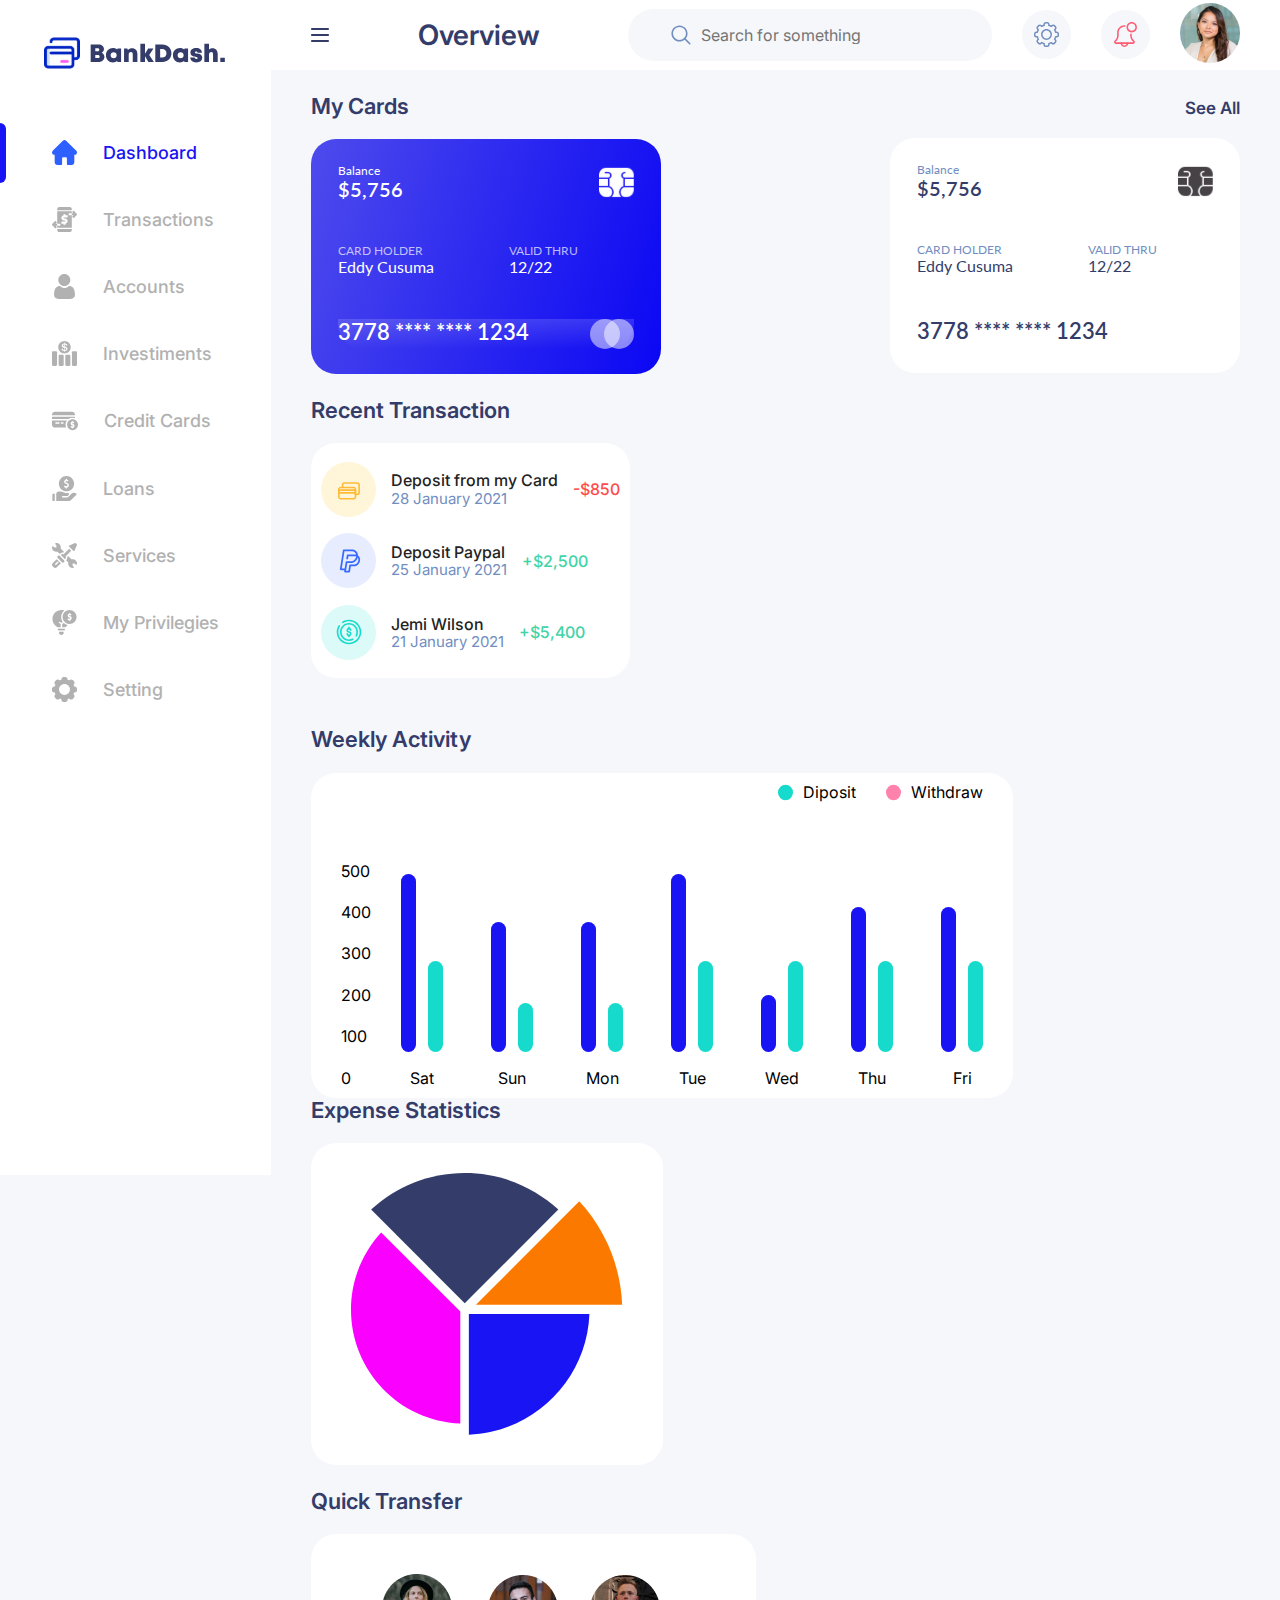
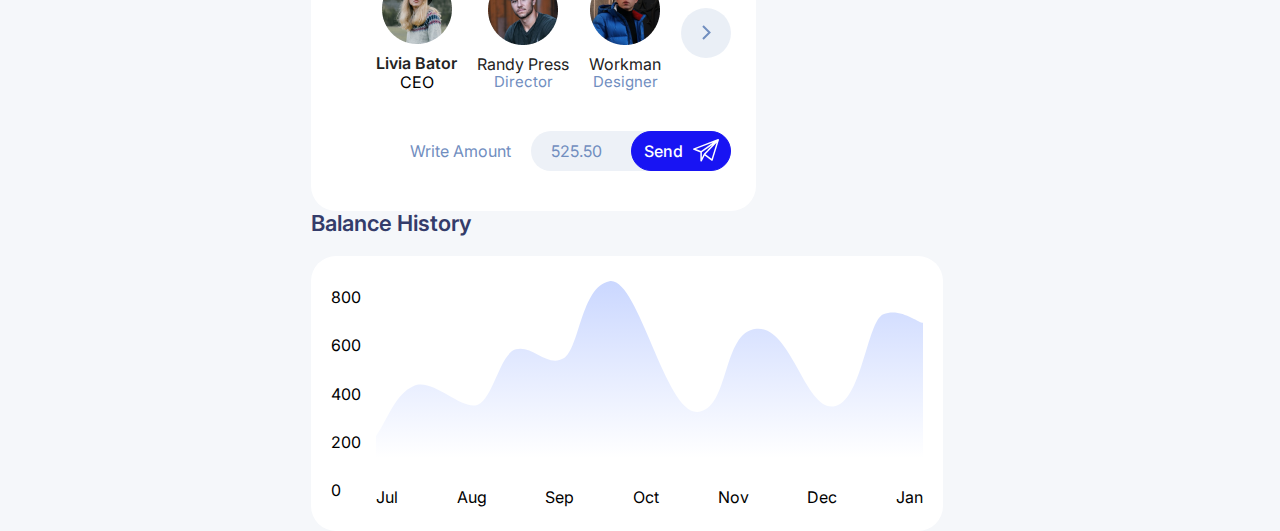
<file: index.html>
<!DOCTYPE html>
<html lang="en">

<head>
    <meta charset="UTF-8">
    <meta name="viewport" content="width=device-width, initial-scale=1.0">
    <link rel="preconnect" href="https://fonts.googleapis.com">
    <link rel="preconnect" href="https://fonts.gstatic.com" crossorigin>
    <link href="https://fonts.googleapis.com/css2?family=Inter:wght@100;200;300;400;500;600;700;800;900&display=swap"
        rel="stylesheet">
    <link rel="preconnect" href="https://fonts.googleapis.com">
    <link rel="preconnect" href="https://fonts.gstatic.com" crossorigin>
    <link
        href="https://fonts.googleapis.com/css2?family=Lato:ital,wght@0,400;0,700;0,900;1,400;1,700;1,900&display=swap"
        rel="stylesheet">
    <link rel="stylesheet" href="styles/normalize.css" />
    <link rel="stylesheet" href="styles/index.css" />
    <title>BankDash.</title>
</head>

<body>
    <div class="main-wrapper-container">

        <div class="nav-container">
            <a href="index.html"><img src="accets/images/icons/bank-logo.svg" alt="image" class="logo" /></a>
            <ul class="nav-container-ul">
                <li class="dashboard__container">
                    <div class="active__nav--container"></div>
                    <div class="nav__item">
                        <img src="accets/images/icons/nav-home.svg" alt="image" />
                        <a href="index.html"><span>Dashboard</span></a>
                    </div>
                </li>
                <li>
                    <img src="accets/images/icons/nav-transactions.svg" alt="image" />
                    <a href="transactions.html">Transactions</a>
                </li>
                <li>
                    <img src="accets/images/icons/nav-accounts.svg" alt="image" />
                    <a href="accounts.html">Accounts</a>
                </li>
                <li>
                    <img src="accets/images/icons/nav-investiment.svg" alt="image" />
                    <a href="investiments.html">Investiments</a>
                </li>
                <li>
                    <img src="accets/images/icons/nav-creditcard.svg" alt="image" />
                    <a href="creditcards.html">Credit Cards</a>
                </li>
                <li>
                    <img src="accets/images/icons/nav-loan.svg" alt="image" />
                    <a href="loans.html">Loans</a>
                </li>
                <li>
                    <img src="accets/images/icons/nav-service.svg" alt="image" />
                    <a href="services.html">Services</a>
                </li>
                <li>
                    <img src="accets/images/icons/nav-privilegies.svg" alt="image" />
                    <a href="">My Privilegies</a>
                </li>
                <li>
                    <img src="accets/images/icons/nav-setting.svg" alt="image" />
                    <a href="setting.html">Setting</a>
                </li>
            </ul>
        </div>

        <div class="right-side-container">
            <header>
                <div class="header-container">
                    <img src="accets/images/icons/header-burger-menu.svg" alt="image" />
                    <h1>Overview</h1>
                    <div class="header-right-items">
                        <div class="header-search-container">
                            <img src="accets/images/icons/lupa.svg" alt="image" />
                            <input type="text" placeholder="Search for something" class="header-search-input" />
                        </div>

                        <div class="header-setting-container">
                            <img src="accets/images/icons/header-setting-icon.svg" alt="image" />
                        </div>

                        <div class="header-bell-container">
                            <img src="accets/images/icons/header-bell-icon.svg" alt="image" />
                        </div>

                        <div>
                            <img src="accets/images/header-user-image.png" alt="image" class="header-user-image" />
                        </div>
                    </div>
                </div>
            </header>

            <main>
                <div class="content__wrapper">
                    <section>
                        <div class="section__wrapper">
                            <div class="section__containers">
                                <h2>My Cards</h2>
                                <div class="card__container card__container--blue white__text">
                                    <div class="card__container--head">
                                        <div class="head__container--item">
                                            <span>Balance</span>
                                            <span>$5,756</span>
                                        </div>
                                        <img src="accets/images/icons/blue-card-chip.svg" alt="image" />
                                    </div>

                                    <div class="card__container--body">
                                        <div class="body__container--item">
                                            <span class="opacity__item">CARD HOLDER</span>
                                            <span>Eddy Cusuma</span>
                                        </div>

                                        <div class="body__container--item">
                                            <span class="opacity__item">VALID THRU</span>
                                            <span>12/22</span>
                                        </div>
                                    </div>

                                    <div class="card__container--foot card__foot--linear">
                                        <span class="foot__container--item">3778 **** **** 1234</span>
                                        <img src="accets/images/icons/blue-card-foots-item.svg" alt="image" />
                                    </div>
                                </div>
                            </div>

                            <div class="section__containers">
                                <h3 class="white__container--header">See All</h3>
                                <div class="card__container card__container--white">
                                    <div class="card__container--head">
                                        <div class="head__container--item">
                                            <span class="white__card--opacity--item">Balance</span>
                                            <span class="white__card--text--colour">$5,756</span>
                                        </div>
                                        <img src="accets/images/icons/white-card-chip.svg" alt="image" />
                                    </div>

                                    <div class="card__container--body">
                                        <div class="body__container--item">
                                            <span class="opacity__item white__card--opacity--item">CARD HOLDER</span>
                                            <span class="white__card--text--colour">Eddy Cusuma</span>
                                        </div>

                                        <div class="body__container--item">
                                            <span class="opacity__item white__card--opacity--item">VALID THRU</span>
                                            <span class="white__card--text--colour">12/22</span>
                                        </div>
                                    </div>

                                    <div class="card__container--foot">
                                        <span class="foot__container--item white__card--text--colour">3778 **** ****
                                            1234</span>
                                        <img src="accets/images/icons/blue-card-foots-item.svg" alt="image" />
                                    </div>
                                </div>
                            </div>

                            <div class="section__containers">
                                <h2>Recent Transaction</h2>
                                <div class="third__card">
                                    <div class="third__card--sections">
                                        <div class="third__card--icon1">
                                            <img src="accets/images/icons/third-card-first-item.svg" alt="image" />
                                        </div>

                                        <div class="third__card--text">
                                            <span>Deposit from my Card</span>
                                            <span>28 January 2021</span>
                                        </div>
                                        <span class="red__span">-$850</span>
                                    </div>

                                    <div class="third__card--sections">
                                        <div class="third__card--icon2">
                                            <img src="accets/images/icons/third-card-second-item.svg" alt="image" />
                                        </div>

                                        <div class="third__card--text">
                                            <span>Deposit Paypal</span>
                                            <span>25 January 2021</span>
                                        </div>
                                        <span class="green__span third__card--span">+$2,500</span>
                                    </div>

                                    <div class="third__card--sections">
                                        <div class="third__card--icon3">
                                            <img src="accets/images/icons/third-card-third-item.svg" alt="image" />
                                        </div>

                                        <div class="third__card--text">
                                            <span>Jemi Wilson</span>
                                            <span>21 January 2021</span>
                                        </div>
                                        <span class="green__span">+$5,400</span>
                                    </div>
                                </div>
                            </div>
                        </div>
                    </section>
                    <section>
                        <div class="section__containers section__flex--row">
                            <div class="second__section--statistic">
                                <h2>Weekly Activity</h2>
                                <div class="statistic__container">
                                    <div class="statistic__container--head">
                                        <div>
                                            <img src="accets/images/icons/deposit-dot.svg" alt="image" />
                                            <span>Diposit</span>
                                        </div>
                                        <div>
                                            <img src="accets/images/icons/withdraw-dot.svg" alt="image" />
                                            <span>Withdraw</span>
                                        </div>
                                    </div>

                                    <div class="statistic__container--body">
                                        <div class="statistic__number--container">
                                            <span>500</span>
                                            <span>400</span>
                                            <span>300</span>
                                            <span>200</span>
                                            <span>100</span>
                                            <span>0</span>
                                        </div>

                                        <div class="statistic__column--container">
                                            <div class="each__column">
                                                <img src="accets/images/icons/1-4-column-statistic.svg" alt="image" />
                                                <span>Sat</span>
                                            </div>

                                            <div class="each__column">
                                                <img src="accets/images/icons/2-3-column-statistic.svg" alt="image" />
                                                <span>Sun</span>
                                            </div>

                                            <div class="each__column">
                                                <img src="accets/images/icons/2-3-column-statistic.svg" alt="image" />
                                                <span>Mon</span>
                                            </div>

                                            <div class="each__column">
                                                <img src="accets/images/icons/1-4-column-statistic.svg" alt="image" />
                                                <span>Tue</span>
                                            </div>

                                            <div class="each__column">
                                                <img src="accets/images/icons/5-column-statistic.svg" alt="image" />
                                                <span>Wed</span>
                                            </div>

                                            <div class="each__column">
                                                <img src="accets/images/icons/6-7-column-statistic.svg" alt="image" />
                                                <span>Thu</span>
                                            </div>

                                            <div class="each__column">
                                                <img src="accets/images/icons/6-7-column-statistic.svg" alt="image" />
                                                <span>Fri</span>
                                            </div>
                                        </div>
                                    </div>
                                </div>
                            </div>

                            <div class="second__section--statistic--expense">
                                <h2>Expense Statistics</h2>
                                <div class="expense__statistic--container">
                                    <img src="accets/images/icons/expense-statistic-image.svg" alt="image" />
                                </div>
                            </div>
                        </div>
                    </section>
                    <section>
                        <div class="section__containers section__flex--row">
                            <div class="third__section--transfer">
                                <h2>Quick Transfer</h2>
                                <div class="transfer__container">
                                    <div class="transfer__container--up">
                                        <div>
                                            <img src="accets/images/icons/member-first-image.png" alt="image"
                                                class="member__image" />
                                            <span class="boss__name">Livia Bator</span>
                                            <span class="boss__work">CEO</span>
                                        </div>

                                        <div>
                                            <img src="accets/images/icons/member-second-image.png" alt="image"
                                                class="member__image" />
                                            <span class="member__name">Randy Press</span>
                                            <span class="member__work">Director</span>
                                        </div>

                                        <div>
                                            <img src="accets/images/icons/member-third-image.png" alt="image"
                                                class="member__image" />
                                            <span class="member__name">Workman</span>
                                            <span class="member__work">Designer</span>
                                        </div>

                                        <div class="slide__icon--container">
                                            <img src="accets/images/icons/metoba-icon.svg" alt="image" />
                                        </div>
                                    </div>

                                    <div class="transfer__container--down">
                                        <span class="write__amount">Write Amount</span>
                                        <div class="send__container">
                                            <span>525.50</span>
                                            <button class="send__buttom--blue">Send <img
                                                    src="accets/images/icons/aeroplane-icon.svg" alt="image" /></button>
                                        </div>
                                    </div>
                                </div>
                            </div>

                            <div class="third__section--balance--history">
                                <h2>Balance History</h2>
                                <div class="balance__history--container">
                                    <div class="statistic__number--container2">
                                        <span>800</span>
                                        <span>600</span>
                                        <span>400</span>
                                        <span>200</span>
                                        <span>0</span>
                                    </div>

                                    <div class="statistic__body--container">
                                        <img src="accets/images/icons/statistic-image-line.svg" alt="image"
                                            class="statistic__image--line" />

                                        <div class="statistic__month--container">
                                            <span>Jul</span>
                                            <span>Aug</span>
                                            <span>Sep</span>
                                            <span>Oct</span>
                                            <span>Nov</span>
                                            <span>Dec</span>
                                            <span>Jan</span>
                                        </div>
                                    </div>
                                </div>
                            </div>
                        </div>
                    </section>
                </div>
            </main>

        </div>

    </div>

</body>

</html>
</file>
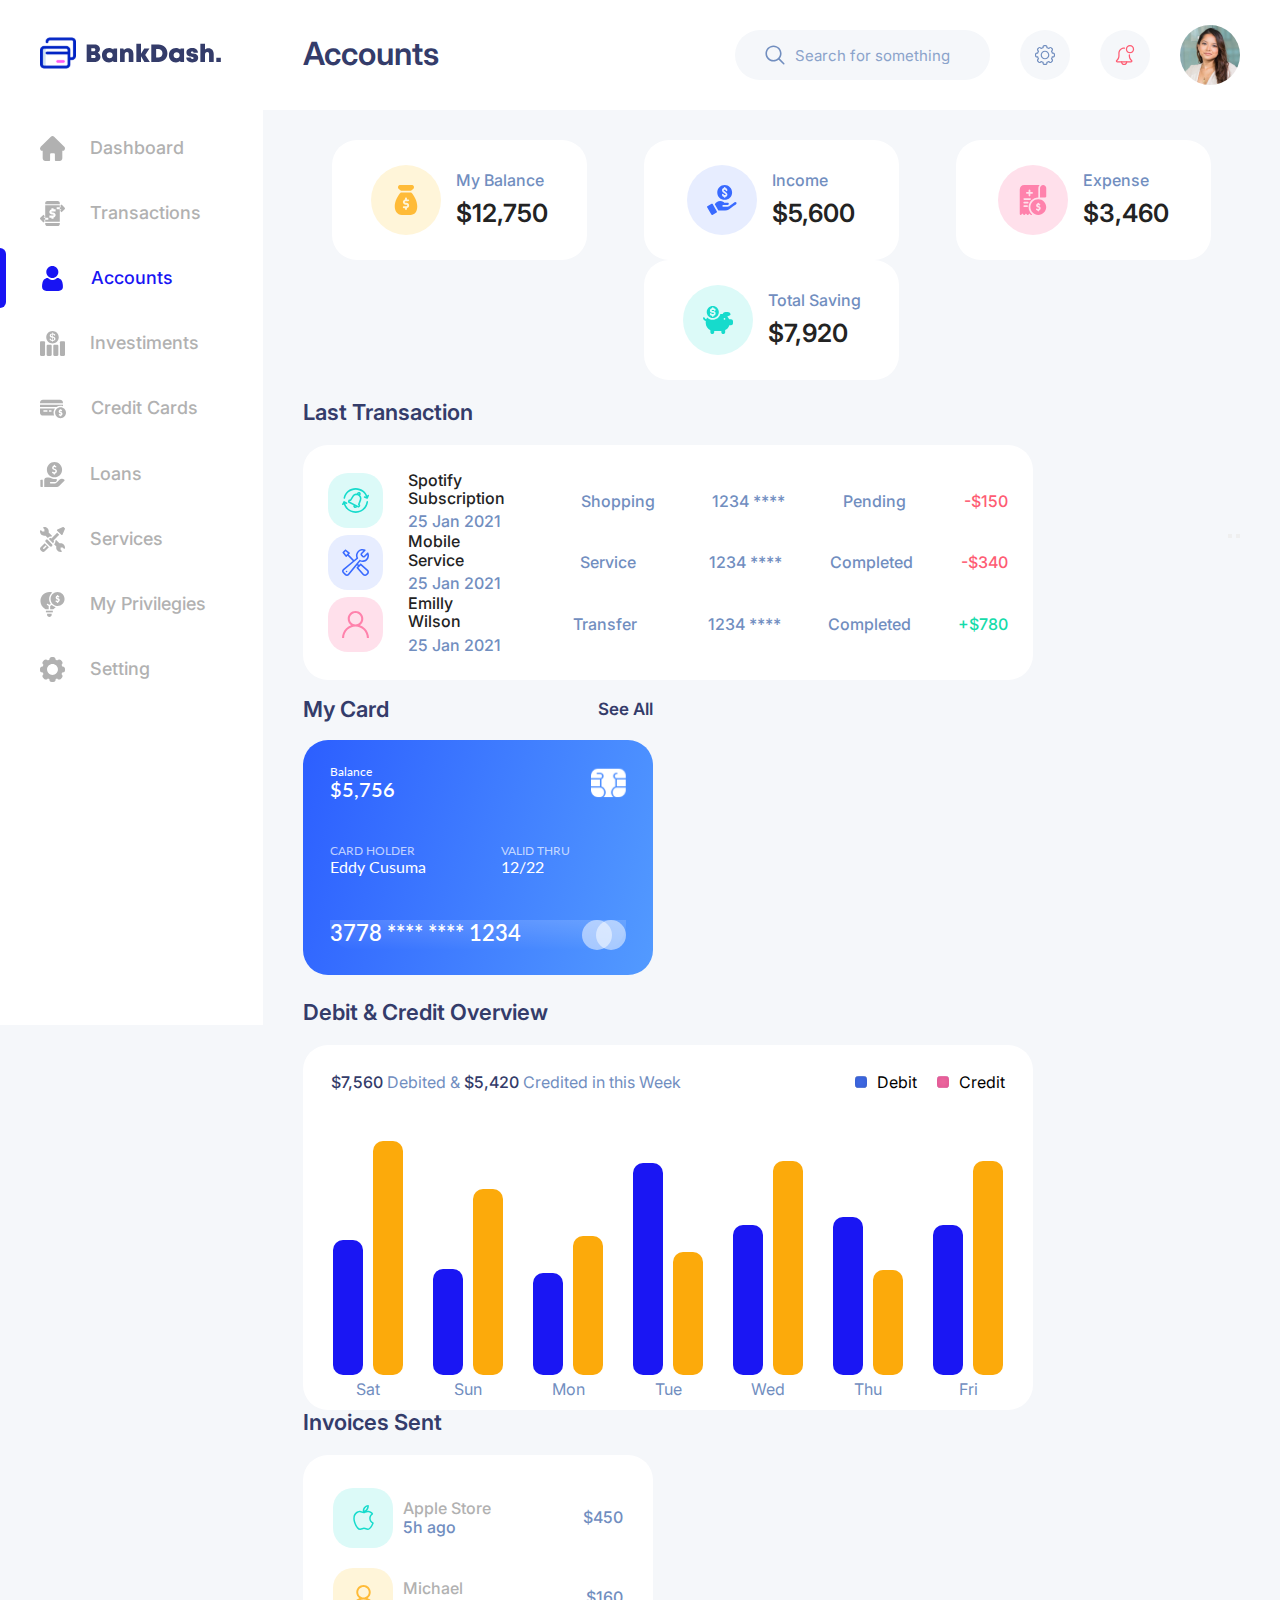
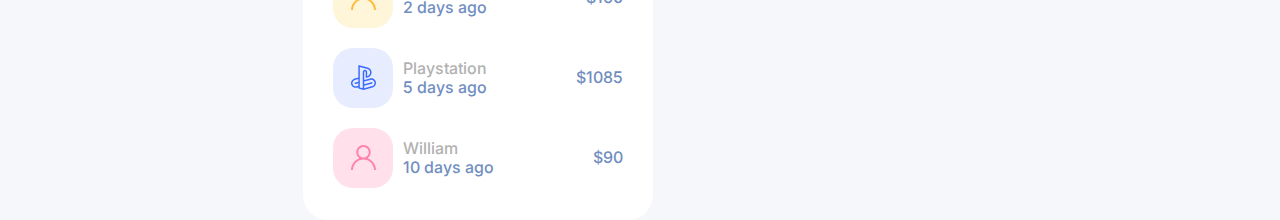
<file: accounts.html>
<!DOCTYPE html>
<html lang="en">

<head>
    <meta charset="UTF-8">
    <meta name="viewport" content="width=device-width, initial-scale=1.0">
    <title>BankDash.</title>
    <link rel="stylesheet" href="styles/accounts.css" />
    <link rel="stylesheet" href="styles/normalize.css" />
    <link rel="preconnect" href="https://fonts.googleapis.com">
    <link rel="preconnect" href="https://fonts.gstatic.com" crossorigin>
    <link href="https://fonts.googleapis.com/css2?family=Inter:wght@100;200;300;400;500;600;700;800;900&display=swap"
        rel="stylesheet">
    <link rel="preconnect" href="https://fonts.googleapis.com">
    <link rel="preconnect" href="https://fonts.gstatic.com" crossorigin>
    <link
        href="https://fonts.googleapis.com/css2?family=Lato:ital,wght@0,400;0,700;0,900;1,400;1,700;1,900&display=swap"
        rel="stylesheet">
</head>

<body>
    <div class="page__wrapper--container">
        <nav>
            <div class="navigation__container">
                <a href="index.html"><img src="accets/images/icons/bank-logo.svg" alt="image" /></a>
                <ul class="navigation__container--item">
                    <li>
                        <img src="accets/images/icons/nav-gray-home-icon.svg" alt="image" />
                        <a href="index.html">Dashboard</a>
                    </li>
                    <li>
                        <img src="accets/images/icons/nav-transactions.svg" alt="image" />
                        <a href="transactions.html">Transactions</a>
                    </li>
                    <li>
                        <div class="active__nav--container"></div>
                        <div class="nav__item">
                            <img src="accets/images/icons/nav-accounts-blue-icon.svg" alt="image" />
                            <a href="accounts.html">Accounts</a>
                        </div>
                    </li>
                    <li>
                        <img src="accets/images/icons/nav-investiment.svg" alt="image" />
                        <a href="investiments.html">Investiments</a>
                    </li>
                    <li>
                        <img src="accets/images/icons/nav-creditcard.svg" alt="image" />
                        <a href="creditcards.html">Credit Cards</a>
                    </li>
                    <li>
                        <img src="accets/images/icons/nav-loan.svg" alt="image" />
                        <a href="loans.html">Loans</a>
                    </li>
                    <li>
                        <img src="accets/images/icons/nav-service.svg" alt="image" />
                        <a href="services.html">Services</a>
                    </li>
                    <li>
                        <img src="accets/images/icons/nav-privilegies.svg" alt="image" />
                        <a href="">My Privilegies</a>
                    </li>
                    <li>
                        <img src="accets/images/icons/nav-setting.svg" alt="image" />
                        <a href="setting.html">Setting</a>
                    </li>
                </ul>
            </div>
        </nav>


        <div class="header__main--container">
            <header>
                <div class="header__container">
                    <h1>Accounts</h1>

                    <div class="header__container--rightside">
                        <div class="search__container--header">
                            <img src="accets/images/icons/lupa.svg" alt="image" width="20px" />
                            <input type="text" placeholder="Search for something" class="header__search--input" />
                        </div>

                        <div class="header__icon--container">
                            <img src="accets/images/icons/header-setting-icon.svg" alt="image" width="20px" />
                        </div>

                        <div class="header__icon--container">
                            <img src="accets/images/icons/header-bell-icon.svg" alt="image" width="20px" />
                        </div>
                        <img src="accets/images/header-user-image.png" alt="image" class="header__user--image" />
                    </div>
                </div>
            </header>
            <main>
                <div class="content__wrapper">
                    <section>
                        <div class="main__container">
                            <div class="main__first--section">
                                <div class="about__money--container">
                                    <div class="money__container--image money__image--background1">
                                        <img src="accets/images/icons/my-balance-icon.svg" alt="image" width="30px" />
                                    </div>
                                    <div>
                                        <span class="light__blue--span">My Balance</span>
                                        <span class="dark__big--span">$12,750</span>
                                    </div>
                                </div>
                                <div class="about__money--container">
                                    <div class="money__container--image money__image--background2">
                                        <img src="accets/images/icons/income-icon.svg" alt="image" />
                                    </div>
                                    <div>
                                        <span class="light__blue--span">Income</span>
                                        <span class="dark__big--span">$5,600</span>
                                    </div>
                                    
                                </div>
                                <div class="about__money--container">
                                    <div class="money__container--image money__image--background3">
                                        <img src="accets/images/icons/expense-icon.svg" alt="image" />
                                    </div>
                                    <div>
                                        <span class="light__blue--span">Expense</span>
                                        <span class="dark__big--span">$3,460</span>
                                    </div>
                                </div>
                                <div class="about__money--container">
                                    <div class="money__container--image money__image--background4">
                                        <img src="accets/images/icons/total-saving-icon.svg" alt="image" />
                                    </div>
                                    <div>
                                        <span class="light__blue--span">Total Saving</span>
                                        <span class="dark__big--span">$7,920</span>
                                    </div>
                                </div>
                            </div>
                        </div>
                    </section>
                    <section>
                        <div class="main__second--section">
                            <div class="transaction">
                                <h2>Last Transaction</h2>
                                <div class="transaction__container">
                                    <div class="transaction__container--item">
                                        <div class="transaction__icon--container green__background">
                                            <img src="accets/images/icons/transaction-container-first-icon.svg" alt="image"
                                                width="27px" />
                                        </div>
                                        <div class="transaction__container--little--wrapper">
                                            <div class="transaction__date--container first__transaction--date">
                                                <span>Spotify Subscription</span>
                                                <span class="light__blue--span">25 Jan 2021</span>
                                            </div>
                                            <div class="four__span--container">
                                                <span class="light__blue--span">Shopping</span>
                                                <span class="light__blue--span">1234 ****</span>
                                                <span class="light__blue--span">Pending</span>
                                                <span class="red__span">-$150</span>
                                            </div>
                                        </div>
                                    </div>
    
                                    <div class="transaction__container--item">
                                        <div class="transaction__icon--container blue__background">
                                            <img src="accets/images/icons/transaction-container-second-icon.svg" alt="image"
                                                width="27px" />
                                        </div>
                                        <div class="transaction__container--little--wrapper">
                                            <div class="transaction__date--container">
                                                <span>Mobile Service</span>
                                                <span class="light__blue--span">25 Jan 2021</span>
                                            </div>
                                            <div class="four__span--container items__right">
                                                <span class="light__blue--span">Service</span>
                                                <span class="light__blue--span">1234 ****</span>
                                                <span class="light__blue--span">Completed</span>
                                                <span class="red__span">-$340</span>
                                            </div>
                                        </div>
                                    </div>
    
                                    <div class="transaction__container--item">
                                        <div class="transaction__icon--container red__background">
                                            <img src="accets/images/icons/transaction-container-third-item.svg" alt="image"
                                                width="27px" />
                                        </div>
                                        <div class="transaction__container--little--wrapper">
                                            <div class="transaction__date--container">
                                                <span>Emilly Wilson</span>
                                                <span class="light__blue--span">25 Jan 2021</span>
                                            </div>
                                            <div class="four__span--container items__right">
                                                <span class="light__blue--span">Transfer</span>
                                                <span class="light__blue--span">1234 ****</span>
                                                <span class="light__blue--span">Completed</span>
                                                <span class="green__span">+$780</span>
                                            </div>
                                        </div>
                                    </div>
                                </div>
                            </div>
    
                            <header>
                                <button class="header__btn--red"></button>
                                <button class="header__btn--blue"></button>
                            </header>
    
                            <div class="card__section">
                                <div class="card__section--header">
                                    <h2>My Card</h2>
                                    <h3>See All</h3>
                                </div>
    
                                <div class="card__container card__container--blue white__text">
                                    <div class="card__container--head">
                                        <div class="head__container--item">
                                            <span>Balance</span>
                                            <span>$5,756</span>
                                        </div>
                                        <img src="accets/images/icons/blue-card-chip.svg" alt="image" />
                                    </div>
    
                                    <div class="card__container--body">
                                        <div class="body__container--item">
                                            <span class="opacity__item">CARD HOLDER</span>
                                            <span>Eddy Cusuma</span>
                                        </div>
    
                                        <div class="body__container--item">
                                            <span class="opacity__item">VALID THRU</span>
                                            <span>12/22</span>
                                        </div>
                                    </div>
    
                                    <div class="card__container--foot card__foot--linear">
                                        <span class="foot__container--item">3778 **** **** 1234</span>
                                        <img src="accets/images/icons/blue-card-foots-item.svg" alt="image" />
                                    </div>
                                </div>
                            </div>
                        </div>
                    </section>
                    <section>
                        
                            <div class="main__third--section">
                                <div>
                                    <h2>Debit & Credit Overview</h2>
                                <div class="dabit__container">
                                    <div class="dabit__header">
                                        <div>
                                            <span>$7,560</span> Debited & <span>$5,420</span> Credited in this Week
                                        </div>
                                        <div>
                                            <span><img src="accets/images/icons/debit-blue-icon.svg" alt="image" width="12px" />Debit</span>
                                            <span><img src="accets/images/icons/debit-red-icon.svg" alt="image" width="12px" />Credit</span>
                                        </div>
                                    </div>
        
                                    <div class="dabit__body">
                                        <div>
                                            <img src="accets/images/icons/debit-first-column.svg" alt="image" />
                                            <span>Sat</span>
                                        </div>
                                        <div>
                                            <img src="accets/images/icons/debit-second-column.svg" alt="image" />
                                            <span>Sun</span>
                                        </div>
                                        <div>
                                            <img src="accets/images/icons/debit-third-column.svg" alt="image" />
                                            <span>Mon</span>
                                        </div>
                                        <div>
                                            <img src="accets/images/icons/debit-fourth-column.svg" alt="image" />
                                            <span>Tue</span>
                                        </div>
                                        <div>
                                            <img src="accets/images/icons/debit-fiveth-column.svg" alt="image" />
                                            <span>Wed</span>
                                        </div>
                                        <div>
                                            <img src="accets/images/icons/debit-sixth-column.svg" alt="image" />
                                            <span>Thu</span>
                                        </div>
                                        <div>
                                            <img src="accets/images/icons/debit-fiveth-column.svg" alt="image" />
                                            <span>Fri</span>
                                        </div>
                                    </div>
                                </div>
                                </div>
        
                                
                                <div>
                                    <h2>Invoices Sent</h2>
                                    <div class="invoices__container">
                                        <div class="invoices__container--section">
                                            <div class="content">
                                                <div class="green__background invoices__icon--container">
                                                    <img src="accets/images/icons/invoices-first-icon.svg" alt="image" />
                                                </div>
                                                <div class="invoices__container--text">
                                                    <span class="gray__span">Apple Store</span>
                                                    <span class="light__blue--span">5h ago</span>
                                                </div>
                                            </div>
            
                                            <span class="light__blue--span">$450</span>
                                        </div>
            
                                        <div class="invoices__container--section">
                                            <div class="content">
                                                <div class="yellow__background invoices__icon--container">
                                                    <img src="accets/images/icons/invoices-second-icon.svg" alt="image" />
                                                </div>
                                                <div class="invoices__container--text">
                                                    <span class="gray__span">Michael</span>
                                                    <span class="light__blue--span">2 days ago</span>
                                                </div>
                                            </div>
            
                                            <span class="light__blue--span">$160</span>
                                        </div>
            
                                        <div class="invoices__container--section">
                                            <div class="content">
                                                <div class="blue__background invoices__icon--container">
                                                    <img src="accets/images/icons/invoices-third-icon.svg" alt="image" />
                                                </div>
                                                <div class="invoices__container--text">
                                                    <span class="gray__span">Playstation</span>
                                                    <span class="light__blue--span">5 days ago</span>
                                                </div>
                                            </div>
            
                                            <span class="light__blue--span">$1085</span>
                                        </div>
            
                                        <div class="invoices__container--section">
                                            <div class="content">
                                                <div class="red__background invoices__icon--container">
                                                    <img src="accets/images/icons/invoices-fourth-icon.svg" alt="image" />
                                                </div>
                                                <div class="invoices__container--text">
                                                    <span class="gray__span">William</span>
                                                    <span class="light__blue--span">10 days ago</span>
                                                </div>
                                            </div>
            
                                            <span class="light__blue--span">$90</span>
                                        </div>
                                    </div>
                                </div>
                            </div>
                    </section>
                </div>
            </main>
        </div>
    </div>
</body>

</html>
</file>
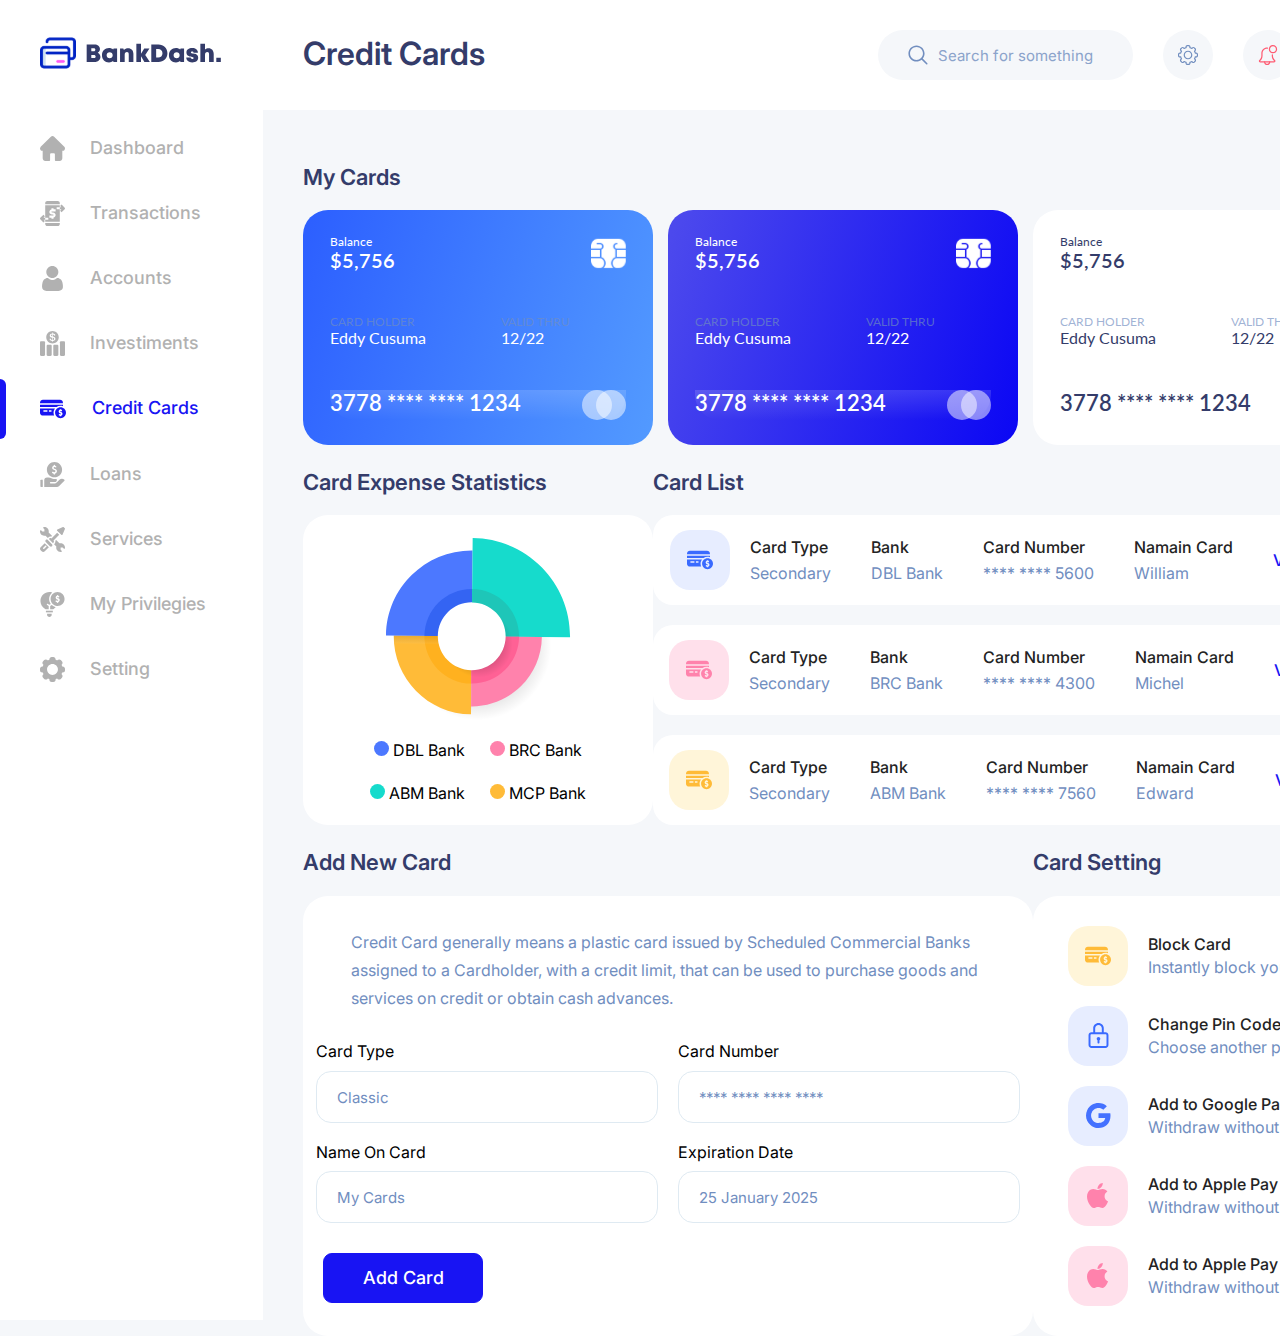
<file: creditcards.html>
<!DOCTYPE html>
<html lang="en">

<head>
    <meta charset="UTF-8">
    <meta name="viewport" content="width=device-width, initial-scale=1.0">
    <title>BankDash.</title>
    <link rel="stylesheet" href="styles/creditcards.css" />
    <link rel="stylesheet" href="styles/normalize.css" />
    <link rel="preconnect" href="https://fonts.googleapis.com">
    <link rel="preconnect" href="https://fonts.gstatic.com" crossorigin>
    <link href="https://fonts.googleapis.com/css2?family=Inter:wght@100;200;300;400;500;600;700;800;900&display=swap"
        rel="stylesheet">
    <link rel="preconnect" href="https://fonts.googleapis.com">
    <link rel="preconnect" href="https://fonts.gstatic.com" crossorigin>
    <link
        href="https://fonts.googleapis.com/css2?family=Lato:ital,wght@0,400;0,700;0,900;1,400;1,700;1,900&display=swap"
        rel="stylesheet">
</head>

<body>
    <div class="page__wrapper--container">
        <nav>
            <div class="navigation__container">
                <a href="index.html"><img src="accets/images/icons/bank-logo.svg" alt="image" /></a>
                <ul class="navigation__container--item">
                    <li>
                        <img src="accets/images/icons/nav-gray-home-icon.svg" alt="image" />
                        <a href="index.html">Dashboard</a>
                    </li>
                    <li>
                        <img src="accets/images/icons/nav-transactions.svg" alt="image" />
                        <a href="transactions.html">Transactions</a>
                    </li>
                    <li>
                        <img src="accets/images/icons/nav-accounts.svg" alt="image" />
                        <a href="accounts.html">Accounts</a>
                    </li>
                    <li>
                        <img src="accets/images/icons/nav-investiment.svg" alt="image" />
                        <a href="investiments.html">Investiments</a>
                    </li>
                    <li>
                        <div class="active__nav--container"></div>
                        <div class="nav__item">
                            <img src="accets/images/icons/nav-blue-credit-card.svg" alt="image" />
                            <a href="creditcards.html">Credit Cards</a>
                        </div>
                    </li>
                    <li>
                        <img src="accets/images/icons/nav-loan.svg" alt="image" />
                        <a href="loans.html">Loans</a>
                    </li>
                    <li>
                        <img src="accets/images/icons/nav-service.svg" alt="image" />
                        <a href="services.html">Services</a>
                    </li>
                    <li>
                        <img src="accets/images/icons/nav-privilegies.svg" alt="image" />
                        <a href="">My Privilegies</a>
                    </li>
                    <li>
                        <img src="accets/images/icons/nav-setting.svg" alt="image" />
                        <a href="setting.html">Setting</a>
                    </li>
                </ul>
            </div>
        </nav>
        <div class="main__header--container">
            <header>
                <div class="header__container">
                    <h1>Credit Cards</h1>

                    <div class="header__container--rightside">
                        <div class="search__container--header">
                            <img src="accets/images/icons/lupa.svg" alt="image" width="20px" />
                            <input type="text" placeholder="Search for something" class="header__search--input" />
                        </div>

                        <div class="header__icon--container">
                            <img src="accets/images/icons/header-setting-icon.svg" alt="image" width="20px" />
                        </div>

                        <div class="header__icon--container">
                            <img src="accets/images/icons/header-bell-icon.svg" alt="image" width="20px" />
                        </div>
                        <img src="accets/images/header-user-image.png" alt="image" class="header__user--image" />
                    </div>
                </div>
            </header>
            <main>
                <section>
                    <div class="first__section--section">
                        <h2>My Cards</h2>
                        <div class="first__section--cards">
                            <div class="card__container card__container--blue white__text">
                                <div class="card__container--head">
                                    <div class="head__container--item">
                                        <span>Balance</span>
                                        <span>$5,756</span>
                                    </div>
                                    <img src="accets/images/icons/blue-card-chip.svg" alt="image" />
                                </div>

                                <div class="card__container--body">
                                    <div class="body__container--item">
                                        <span class="opacity__item">CARD HOLDER</span>
                                        <span>Eddy Cusuma</span>
                                    </div>

                                    <div class="body__container--item">
                                        <span class="opacity__item">VALID THRU</span>
                                        <span>12/22</span>
                                    </div>
                                </div>

                                <div class="card__container--foot card__foot--linear">
                                    <span class="foot__container--item">3778 **** **** 1234</span>
                                    <img src="accets/images/icons/blue-card-foots-item.svg" alt="image" />
                                </div>
                            </div>
                            <div class="card__container dark__blue--card white__text">
                                <div class="card__container--head">
                                    <div class="head__container--item">
                                        <span>Balance</span>
                                        <span>$5,756</span>
                                    </div>
                                    <img src="accets/images/icons/blue-card-chip.svg" alt="image" />
                                </div>

                                <div class="card__container--body">
                                    <div class="body__container--item">
                                        <span class="opacity__item">CARD HOLDER</span>
                                        <span>Eddy Cusuma</span>
                                    </div>

                                    <div class="body__container--item">
                                        <span class="opacity__item">VALID THRU</span>
                                        <span>12/22</span>
                                    </div>
                                </div>

                                <div class="card__container--foot card__foot--linear">
                                    <span class="foot__container--item">3778 **** **** 1234</span>
                                    <img src="accets/images/icons/blue-card-foots-item.svg" alt="image" />
                                </div>
                            </div>
                            <div class="card__container white__card blue__text">
                                <div class="card__container--head">
                                    <div class="head__container--item">
                                        <span>Balance</span>
                                        <span>$5,756</span>
                                    </div>
                                    <img src="accets/images/icons/white-card-chip.svg" alt="image" />
                                </div>

                                <div class="card__container--body">
                                    <div class="body__container--item">
                                        <span class="opacity__item">CARD HOLDER</span>
                                        <span>Eddy Cusuma</span>
                                    </div>

                                    <div class="body__container--item">
                                        <span class="opacity__item">VALID THRU</span>
                                        <span>12/22</span>
                                    </div>
                                </div>

                                <div class="card__container--foot card__foot--linear">
                                    <span class="foot__container--item">3778 **** **** 1234</span>
                                    <img src="accets/images/icons/white-card-foots-item.svg" alt="image" />
                                </div>
                            </div>
                        </div>
                    </div>
                </section>
                <section>
                    <div class="main__second--section">
                        <div>
                            <h2>Card Expense Statistics</h2>
                            <div class="second__section--leftside">
                                <img src="accets/images/icons/donut.svg" alt="image" width="185px" />

                                <div class="donut__dots--container">
                                    <span><img src="accets/images/icons/blue-dot.svg" alt="image" /> DBL Bank</span>
                                    <span><img src="accets/images/icons/redd-dot.svg" alt="image" /> BRC Bank</span>
                                    <span><img src="accets/images/icons/green-dott.svg" alt="image" /> ABM Bank</span>
                                    <span><img src="accets/images/icons/yellow-dot.svg" alt="image" /> MCP Bank</span>
                                </div>
                            </div>
                        </div>
                        <div class="second__section--rightside">
                            <h2>Card List</h2>
                            <div class="union">
                                <div class="rightside__section--item">
                                    <div>
                                        <div class="icon__div blue__background card__image--container">
                                            <img src="accets/images/icons/lil-card-blue-icon.svg" alt="image" />
                                        </div>

                                        <div class="list__item--text">
                                            <div class="item">
                                                <span class="dark__span">Card Type</span>
                                                <span class="light__blue--span">Secondary</span>
                                            </div>
                                            <div class="item">
                                                <span class="dark__span">Bank</span>
                                                <span class="light__blue--span">DBL Bank</span>
                                            </div>
                                            <div class="item">
                                                <span class="dark__span">Card Number</span>
                                                <span class="light__blue--span">**** **** 5600</span>
                                            </div>
                                            <div class="item">
                                                <span class="dark__span">Namain Card</span>
                                                <span class="light__blue--span">William </span>
                                            </div>
                                            <div class="item">
                                                <span class="blue__span">View Details</span>
                                            </div>
                                        </div>
                                    </div>
                                </div>
                                <div class="rightside__section--item">
                                    <div>
                                        <div class="icon__div red__background card__image--container">
                                            <img src="accets/images/icons/lil-card-red-icon.svg" alt="image" />
                                        </div>

                                        <div class="list__item--text">
                                            <div class="item">
                                                <span class="dark__span">Card Type</span>
                                                <span class="light__blue--span">Secondary</span>
                                            </div>
                                            <div class="item">
                                                <span class="dark__span">Bank</span>
                                                <span class="light__blue--span">BRC Bank</span>
                                            </div>
                                            <div class="item">
                                                <span class="dark__span">Card Number</span>
                                                <span class="light__blue--span">**** **** 4300</span>
                                            </div>
                                            <div class="item">
                                                <span class="dark__span">Namain Card</span>
                                                <span class="light__blue--span">Michel</span>
                                            </div>
                                            <div class="item">
                                                <span class="blue__span">View Details</span>
                                            </div>
                                        </div>
                                    </div>
                                </div>
                                <div class="rightside__section--item">
                                    <div>
                                        <div class="icon__div yellow__background card__image--container">
                                            <img src="accets/images/icons/lil-card-yellow-icon.svg" alt="image" />
                                        </div>

                                        <div class="list__item--text">
                                            <div class="item">
                                                <span class="dark__span">Card Type</span>
                                                <span class="light__blue--span">Secondary</span>
                                            </div>
                                            <div class="item">
                                                <span class="dark__span">Bank</span>
                                                <span class="light__blue--span">ABM Bank</span>
                                            </div>
                                            <div class="item">
                                                <span class="dark__span">Card Number</span>
                                                <span class="light__blue--span">**** **** 7560</span>
                                            </div>
                                            <div class="item">
                                                <span class="dark__span">Namain Card</span>
                                                <span class="light__blue--span">Edward</span>
                                            </div>
                                            <div class="item">
                                                <span class="blue__span">View Details</span>
                                            </div>
                                        </div>
                                    </div>
                                </div>
                            </div>
                        </div>
                    </div>
                </section>
                <section>
                    <div class="third__section">
                        <div class="third__section--leftside">
                            <h2>Add New Card</h2>
                            <div class="third__leftside--container">
                                <p class="big__text">
                                    Credit Card generally means a plastic card issued by Scheduled Commercial Banks
                                    assigned to a Cardholder, with a credit limit, that can be used to purchase goods
                                    and services on credit or obtain cash advances.
                                </p>
                                <form action="">
                                    <div class="forms__container">
                                        <div class="forms__little--container">
                                            <div class="style__of--inputs">
                                                <label for="cardtype">Card Type</label>
                                                <input type="text" placeholder="Classic" id="cardtype" />
                                            </div>

                                            <div class="style__of--inputs">
                                                <label for="cardname">Name On Card</label>
                                                <input type="text" placeholder="My Cards" id="cardname" />
                                            </div>
                                        </div>

                                        <div class="forms__little--container">
                                            <div class="style__of--inputs">
                                                <label for="cardnumber">Card Number</label>
                                                <input type="text" placeholder="**** **** **** ****" id="cardnumber" />
                                            </div>

                                            <div class="style__of--inputs">
                                                <label for="expiration">Expiration Date</label>
                                                <input type="text" placeholder="25 January 2025" id="expiration" />
                                            </div>
                                        </div>
                                    </div>
                                </form>
                                <button class="card__buttom">Add Card</button>
                            </div>
                        </div>


                        <div class="third__section--rightside">
                            <h2>Card Setting</h2>
                            <div class="third__rightside--container">
                                <div class="rightside__item--container">
                                    <div class="icon__div yellow__background">
                                        <img src="accets/images/icons/lil-card-yellow-icon.svg" alt="image" />
                                    </div>
                                    <div class="pin__container">
                                        <span class="dark__span">Block Card</span>
                                        <span class="light__blue--span">Instantly block your card</span>
                                    </div>
                                </div>

                                <div class="rightside__item--container">
                                    <div class="blue__background icon__div">
                                        <img src="accets/images/icons/padlock-blue-icon.svg" alt="image" />
                                    </div>
                                    <div class="pin__container">
                                        <span class="dark__span">Change Pin Code</span>
                                        <span class="light__blue--span">Choose another pin code</span>
                                    </div>
                                </div>

                                <div class="rightside__item--container">
                                    <div class="blue__background icon__div">
                                        <img src="accets/images/icons/blue-google-icon.svg" alt="image" />
                                    </div>
                                    <div class="pin__container">
                                        <span class="dark__span">Add to Google Pay</span>
                                        <span class="light__blue--span">Withdraw without any card</span>
                                    </div>
                                </div>

                                <div class="rightside__item--container">
                                    <div class="red__background icon__div">
                                        <img src="accets/images/icons/red-apple-icon.svg" alt="image" />
                                    </div>
                                    <div class="pin__container">
                                        <span class="dark__span">Add to Apple Pay</span>
                                        <span class="light__blue--span">Withdraw without any card</span>
                                    </div>
                                </div>

                                <div class="rightside__item--container">
                                    <div class="red__background icon__div">
                                        <img src="accets/images/icons/red-apple-icon.svg" alt="image" />
                                    </div>
                                    <div class="pin__container">
                                        <span class="dark__span">
                                            Add to Apple Pay
                                        </span>
                                        <span class="light__blue--span">Withdraw without any card</span>
                                    </div>
                                </div>
                            </div>
                        </div>
                    </div>
                </section>
            </main>
        </div>
    </div>
</body>

</html>
</file>
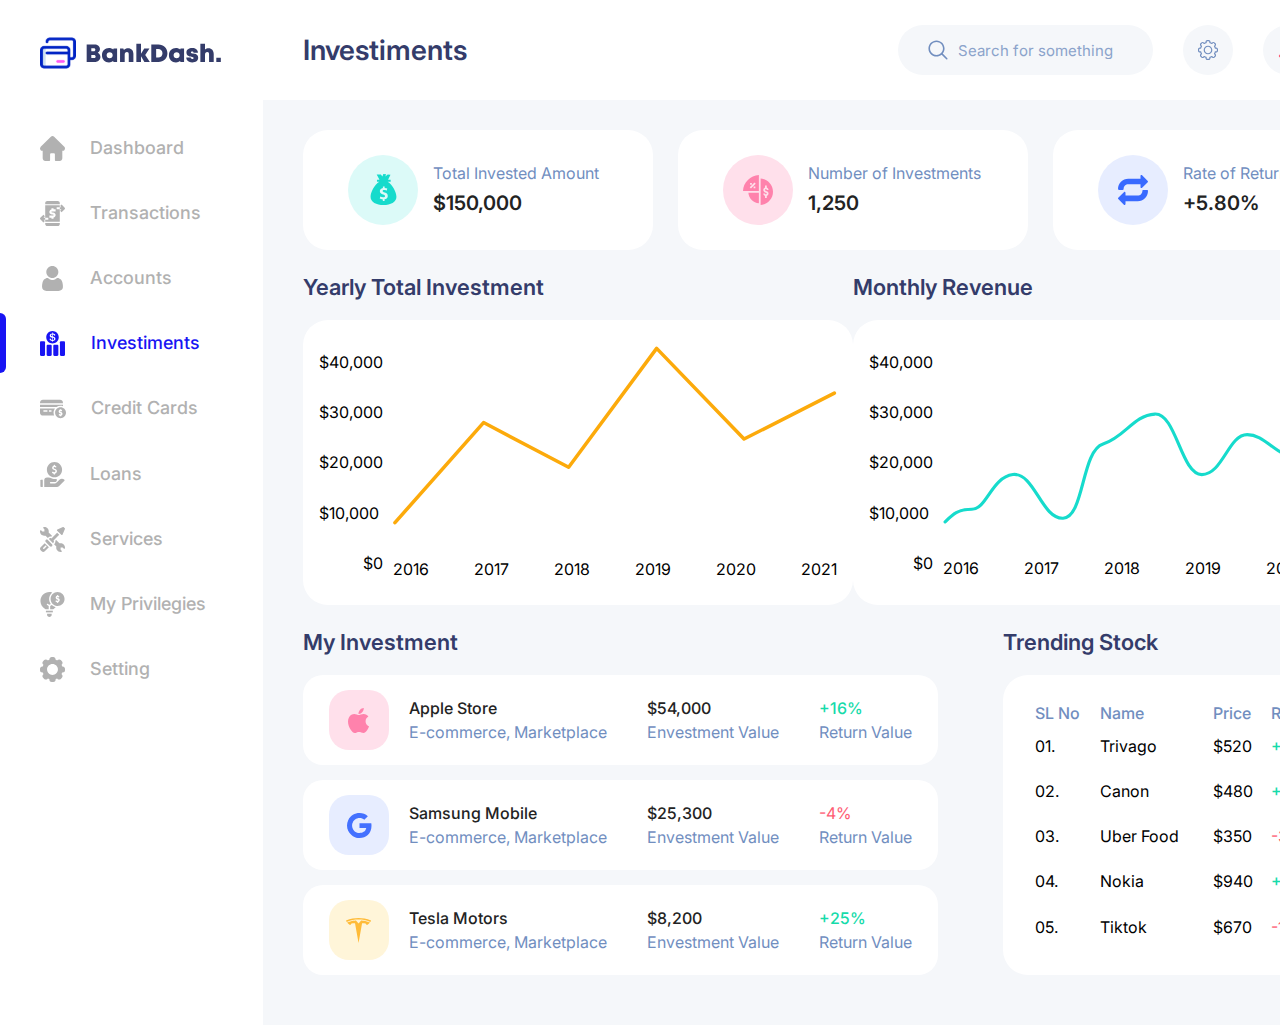
<file: investiments.html>
<!DOCTYPE html>
<html lang="en">

<head>
    <meta charset="UTF-8">
    <meta name="viewport" content="width=device-width, initial-scale=1.0">
    <title>BankDash.</title>
    <link rel="stylesheet" href="styles/normalize.css" />
    <link rel="stylesheet" href="styles/investiments.css" />
    <link rel="preconnect" href="https://fonts.googleapis.com">
    <link rel="preconnect" href="https://fonts.gstatic.com" crossorigin>
    <link href="https://fonts.googleapis.com/css2?family=Inter:wght@100;200;300;400;500;600;700;800;900&display=swap"
        rel="stylesheet">
    <link rel="preconnect" href="https://fonts.googleapis.com">
    <link rel="preconnect" href="https://fonts.gstatic.com" crossorigin>
    <link
        href="https://fonts.googleapis.com/css2?family=Lato:ital,wght@0,400;0,700;0,900;1,400;1,700;1,900&display=swap"
        rel="stylesheet">
</head>

<body>
    <div class="page__wrapper--container">
        <nav>
            <div class="navigation__container">
                <a href="index.html"><img src="accets/images/icons/bank-logo.svg" alt="image" /></a>
                <ul class="navigation__container--item">
                    <li>
                        <img src="accets/images/icons/nav-gray-home-icon.svg" alt="image" />
                        <a href="index.html">Dashboard</a>
                    </li>
                    <li>
                        <img src="accets/images/icons/nav-transactions.svg" alt="image" />
                        <a href="transactions.html">Transactions</a>
                    </li>
                    <li>
                        <img src="accets/images/icons/nav-accounts.svg" alt="image" />
                        <a href="accounts.html">Accounts</a>
                    </li>
                    <li>
                        <div class="nav__active--container"></div>
                        <div class="nav__item">
                            <img src="accets/images/icons/nav-investiments-blue-icon.svg" alt="image" />
                            <a href="investiments.html">Investiments</a>
                        </div>
                    </li>
                    <li>
                        <img src="accets/images/icons/nav-creditcard.svg" alt="image" />
                        <a href="creditcards.html">Credit Cards</a>
                    </li>
                    <li>
                        <img src="accets/images/icons/nav-loan.svg" alt="image" />
                        <a href="loans.html">Loans</a>
                    </li>
                    <li>
                        <img src="accets/images/icons/nav-service.svg" alt="image" />
                        <a href="services.html">Services</a>
                    </li>
                    <li>
                        <img src="accets/images/icons/nav-privilegies.svg" alt="image" />
                        <a href="">My Privilegies</a>
                    </li>
                    <li>
                        <img src="accets/images/icons/nav-setting.svg" alt="image" />
                        <a href="setting.html">Setting</a>
                    </li>
                </ul>
            </div>
        </nav>


        <div class="main__header--container">
            <header>
                <div class="header__container">
                    <h1>Investiments</h1>

                    <div class="header__container--rightside">
                        <div class="search__container--header">
                            <img src="accets/images/icons/lupa.svg" alt="image" width="20px" />
                            <input type="text" placeholder="Search for something" class="header__search--input" />
                        </div>

                        <div class="header__icon--container">
                            <img src="accets/images/icons/header-setting-icon.svg" alt="image" width="20px" />
                        </div>

                        <div class="header__icon--container">
                            <img src="accets/images/icons/header-bell-icon.svg" alt="image" width="20px" />
                        </div>
                        <img src="accets/images/header-user-image.png" alt="image" class="header__user--image" />
                    </div>
                </div>
            </header>
            <main>
                <section>
                    <div class="main__first--section">
                        <div class="main__section--item">
                            <div class="icon__div green__background">
                                <img src="accets/images/icons/green-money-bag-icon.svg" alt="image" />
                            </div>
                            <div class="item__text">
                                <span class="light__blue--span">Total Invested Amount</span>
                                <span class="big__black--span">$150,000</span>
                            </div>
                        </div>
                        <div class="main__section--item">
                            <div class="icon__div red__background">
                                <img src="accets/images/icons/money-pizza-icon.svg" alt="image" />
                            </div>
                            <div class="item__text">
                                <span class="light__blue--span">Number of Investments</span>
                                <span class="big__black--span">1,250</span>
                            </div>
                        </div>
                        <div class="main__section--item">
                            <div class="icon__div blue__background">
                                <img src="accets/images/icons/return-icon.svg" alt="image" />
                            </div>
                            <div class="item__text">
                                <span class="light__blue--span">Rate of Return</span>
                                <span class="big__black--span">+5.80%</span>
                            </div>
                        </div>
                    </div>
                </section>
                <section>
                    <div class="main__second--section">

                        <div class="second__section--item">
                            <h2>Yearly Total Investment</h2>

                            <div class="second__section--container">
                                <div class="statistic__money--container">
                                    <span>$40,000</span>
                                    <span>$30,000</span>
                                    <span>$20,000</span>
                                    <span>$10,000</span>
                                    <span class="zero">$0</span>
                                </div>
                                <div class="line__years--container">
                                    <img src="accets/images/icons/big-bear-star.svg" alt="image"
                                        class="bear__sky--image" />
                                    <div class="statistic__year--container">
                                        <span>2016</span>
                                        <span>2017</span>
                                        <span>2018</span>
                                        <span>2019</span>
                                        <span>2020</span>
                                        <span>2021</span>
                                    </div>
                                </div>
                            </div>
                        </div>


                        <div class="second__section--item">
                            <h2>Monthly Revenue</h2>
                            <div class="second__section--container">
                                <div class="statistic__money--container">
                                    <span>$40,000</span>
                                    <span>$30,000</span>
                                    <span>$20,000</span>
                                    <span>$10,000</span>
                                    <span class="zero">$0</span>
                                </div>
                                <div class="line__years--container">
                                    <img src="accets/images/icons/second-bear-star.svg" alt="image"
                                        class="bear__sky--image second__bear--image" />
                                    <div class="statistic__year--container">
                                        <span>2016</span>
                                        <span>2017</span>
                                        <span>2018</span>
                                        <span>2019</span>
                                        <span>2020</span>
                                        <span>2021</span>
                                    </div>
                                </div>
                            </div>
                        </div>
                    </div>
                </section>
                <section>
                    <div class="main__third--section">

                        <div class="third__section--leftside">
                            <h2>My Investment</h2>
                            <div class="leftside__container">
                                <div class="leftside__container--item">
                                    <div class="red__background company__div">
                                        <img src="accets/images/icons/red-apple-icon.svg" alt="image" />
                                    </div>

                                    <div class="company__text--container">
                                        <div>
                                            <span class="dark__span">Apple Store</span>
                                            <span class="light__blue--span">E-commerce, Marketplace</span>
                                        </div>
                                        <div>
                                            <span class="dark__span">$54,000</span>
                                            <span class="light__blue--span">Envestment Value</span>
                                        </div>
                                        <div>
                                            <span class="green__span">+16%</span>
                                            <span class="light__blue--span">Return Value</span>
                                        </div>
                                    </div>
                                </div>
                                <div class="leftside__container--item">
                                    <div class="blue__background company__div">
                                        <img src="accets/images/icons/blue-google-icon.svg" alt="image" />
                                    </div>

                                    <div class="company__text--container">
                                        <div>
                                            <span class="dark__span">Samsung Mobile</span>
                                            <span class="light__blue--span">E-commerce, Marketplace</span>
                                        </div>
                                        <div>
                                            <span class="dark__span">$25,300</span>
                                            <span class="light__blue--span">Envestment Value</span>
                                        </div>
                                        <div>
                                            <span class="red__span">-4%</span>
                                            <span class="light__blue--span">Return Value</span>
                                        </div>
                                    </div>
                                </div>
                                <div class="leftside__container--item">
                                    <div class="yellow__background company__div">
                                        <img src="accets/images/icons/yellow-tesla-icon.svg" alt="image" />
                                    </div>

                                    <div class="company__text--container">
                                        <div>
                                            <span class="dark__span">Tesla Motors</span>
                                            <span class="light__blue--span">E-commerce, Marketplace</span>
                                        </div>
                                        <div>
                                            <span class="dark__span">$8,200</span>
                                            <span class="light__blue--span">Envestment Value</span>
                                        </div>
                                        <div>
                                            <span class="green__span">+25%</span>
                                            <span class="light__blue--span">Return Value</span>
                                        </div>
                                    </div>
                                </div>
                            </div>
                        </div>

                        <div class="third__section--rightside">
                            <h2>
                                Trending Stock
                            </h2>

                            <div class="table__container">
                                <table class="inside__table">
                                    <thead>
                                        <th>SL No</th>
                                        <th>Name</th>
                                        <th>Price</th>
                                        <th>Return</th>
                                    </thead>
                                    <tbody>
                                        <tr>
                                            <td>01.</td>
                                            <td>Trivago</td>
                                            <td>$520</td>
                                            <td class="green__span">+5%</td>
                                        </tr>
                                        <tr>
                                            <td>02.</td>
                                            <td>Canon</td>
                                            <td>$480</td>
                                            <td class="green__span">+10%</td>
                                        </tr>
                                        <tr>
                                            <td>03.</td>
                                            <td>Uber Food</td>
                                            <td>$350</td>
                                            <td class="red__span">-3%</td>
                                        </tr>
                                        <tr>
                                            <td>04.</td>
                                            <td>Nokia</td>
                                            <td>$940</td>
                                            <td class="green__span">+2%</td>
                                        </tr>
                                        <tr>
                                            <td>05.</td>
                                            <td>Tiktok</td>
                                            <td>$670</td>
                                            <td class="red__span">-12%</td>
                                        </tr>
                                    </tbody>

                                </table>
                            </div>
                        </div>
                    </div>
                </section>
            </main>




        </div>

    </div>
</body>

</html>
</file>
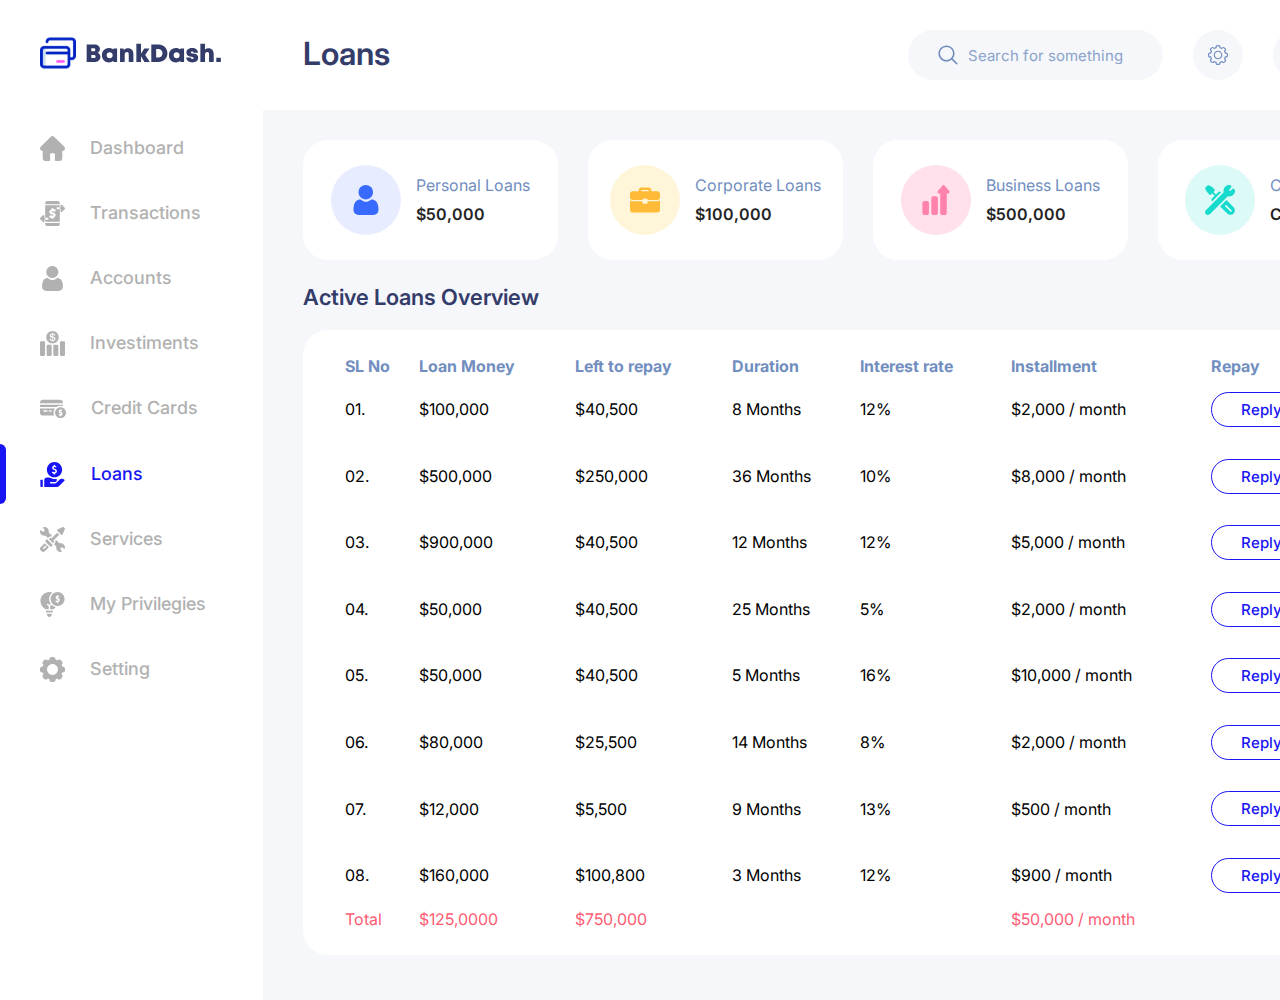
<file: loans.html>
<!DOCTYPE html>
<html lang="en">

<head>
    <meta charset="UTF-8">
    <meta name="viewport" content="width=device-width, initial-scale=1.0">
    <title>BankDash.</title>
    <link rel="stylesheet" href="styles/loans.css" />
    <link rel="stylesheet" href="styles/normalize.css" />
    <link rel="preconnect" href="https://fonts.googleapis.com">
    <link rel="preconnect" href="https://fonts.gstatic.com" crossorigin>
    <link href="https://fonts.googleapis.com/css2?family=Inter:wght@100;200;300;400;500;600;700;800;900&display=swap"
        rel="stylesheet">
    <link rel="preconnect" href="https://fonts.googleapis.com">
    <link rel="preconnect" href="https://fonts.gstatic.com" crossorigin>
    <link
        href="https://fonts.googleapis.com/css2?family=Lato:ital,wght@0,400;0,700;0,900;1,400;1,700;1,900&display=swap"
        rel="stylesheet">
</head>

<body>
    <div class="page__wrapper--container">
        <nav>
            <div class="navigation__container">
                <a href="index.html"><img src="accets/images/icons/bank-logo.svg" alt="image" /></a>
                <ul class="navigation__container--item">
                    <li>
                        <img src="accets/images/icons/nav-gray-home-icon.svg" alt="image" />
                        <a href="index.html">Dashboard</a>
                    </li>
                    <li>
                        <img src="accets/images/icons/nav-transactions.svg" alt="image" />
                        <a href="transactions.html">Transactions</a>
                    </li>
                    <li>
                        <img src="accets/images/icons/nav-accounts.svg" alt="image" />
                        <a href="accounts.html">Accounts</a>
                    </li>
                    <li>
                        <img src="accets/images/icons/nav-investiment.svg" alt="image" />
                        <a href="investiments.html">Investiments</a>
                    </li>
                    <li>
                        <img src="accets/images/icons/nav-creditcard.svg" alt="image" />
                        <a href="creditcards.html">Credit Cards</a>
                    </li>
                    <li>
                        <div class="active__nav--container"></div>
                        <div class="nav__item">
                            <img src="accets/images/icons/nav-blue-loan.svg" alt="image" />
                            <a href="loans.html">Loans</a>
                        </div>
                    </li>
                    <li>
                        <img src="accets/images/icons/nav-service.svg" alt="image" />
                        <a href="services.html">Services</a>
                    </li>
                    <li>
                        <img src="accets/images/icons/nav-privilegies.svg" alt="image" />
                        <a href="">My Privilegies</a>
                    </li>
                    <li>
                        <img src="accets/images/icons/nav-setting.svg" alt="image" />
                        <a href="setting.html">Setting</a>
                    </li>
                </ul>
            </div>
        </nav>

        <div class="main__header--container">
            <header>
                <div class="header__container">
                    <h1>Loans</h1>

                    <div class="header__container--rightside">
                        <div class="search__container--header">
                            <img src="accets/images/icons/lupa.svg" alt="image" width="20px" />
                            <input type="text" placeholder="Search for something" class="header__search--input" />
                        </div>

                        <div class="header__icon--container">
                            <img src="accets/images/icons/header-setting-icon.svg" alt="image" width="20px" />
                        </div>

                        <div class="header__icon--container">
                            <img src="accets/images/icons/header-bell-icon.svg" alt="image" width="20px" />
                        </div>
                        <img src="accets/images/header-user-image.png" alt="image" class="header__user--image" />
                    </div>
                </div>
            </header>
            <main>
                <section>
                    <div class="main__first--section">
                        <div class="about__money--container">
                            <div class="money__container--image blue__background">
                                <img src="accets/images/icons/human-blue-icon.svg" alt="image" width="30px" />
                            </div>
                            <div>
                                <span class="light__blue--span">Personal Loans</span>
                                <span class="dark__big--span">$50,000</span>
                            </div>
                        </div>

                        <div class="about__money--container">
                            <div class="money__container--image yellow__background">
                                <img src="accets/images/icons/lawyer-bag-image.svg" alt="image" width="30px" />
                            </div>
                            <div>
                                <span class="light__blue--span">Corporate Loans</span>
                                <span class="dark__big--span">$100,000</span>
                            </div>
                        </div>

                        <div class="about__money--container">
                            <div class="money__container--image red__background">
                                <img src="accets/images/icons/statistic-lines-icon.svg" alt="image" width="30px" />
                            </div>
                            <div>
                                <span class="light__blue--span">Business Loans</span>
                                <span class="dark__big--span">$500,000</span>
                            </div>
                        </div>

                        <div class="about__money--container">
                            <div class="money__container--image green__background">
                                <img src="accets/images/icons/namgali-and-uro-icon.svg" alt="image" width="30px" />
                            </div>
                            <div>
                                <span class="light__blue--span">Custom Loans</span>
                                <span class="dark__big--span">Choose Money</span>
                            </div>
                        </div>
                    </div>
                </section>
                <section>
                    <div class="main__second--section">
                        <h2>Active Loans Overview</h2>

                        <div class="second__section--container">
                            <table class="loans__table">
                                <thead class="table__header--container">
                                    <tr>
                                        <th>SL No</th>
                                        <th>Loan Money</th>
                                        <th>Left to repay</th>
                                        <th>Duration</th>
                                        <th>Interest rate</th>
                                        <th>Installment</th>
                                        <th>Repay</th>
                                    </tr>
                                </thead>
                                <tbody class="table__body--container">
                                    <div>
                                        <tr>
                                            <td>01.</td>
                                            <td>$100,000</td>
                                            <td>$40,500</td>
                                            <td>8 Months</td>
                                            <td>12%</td>
                                            <td>$2,000 / month</td>
                                            <td>
                                                <button>Reply</button>
                                            </td>
                                        </tr>
                                        <tr>
                                            <td>02.</td>
                                            <td>$500,000</td>
                                            <td>$250,000</td>
                                            <td>36 Months</td>
                                            <td>10%</td>
                                            <td>$8,000 / month</td>
                                            <td>
                                                <button>Reply</button>
                                            </td>
                                        </tr>
                                        <tr>
                                            <td>03.</td>
                                            <td>$900,000</td>
                                            <td>$40,500</td>
                                            <td>12 Months</td>
                                            <td>12%</td>
                                            <td>$5,000 / month</td>
                                            <td><button>Reply</button></td>
                                        </tr>
                                        <tr>
                                            <td>04.</td>
                                            <td>$50,000</td>
                                            <td>$40,500</td>
                                            <td>25 Months</td>
                                            <td>5%</td>
                                            <td>$2,000 / month</td>
                                            <td><button>Reply</button></td>
                                        </tr>
                                        <tr>
                                            <td>05.</td>
                                            <td>$50,000</td>
                                            <td>$40,500</td>
                                            <td>5 Months</td>
                                            <td>16%</td>
                                            <td>$10,000 / month</td>
                                            <td><button>Reply</button></td>
                                        </tr>
                                        <tr>
                                            <td>06.</td>
                                            <td>$80,000</td>
                                            <td>$25,500</td>
                                            <td>14 Months</td>
                                            <td>8%</td>
                                            <td>$2,000 / month</td>
                                            <td><button>Reply</button></td>
                                        </tr>
                                        <tr>
                                            <td>07.</td>
                                            <td>$12,000</td>
                                            <td>$5,500</td>
                                            <td>9 Months</td>
                                            <td>13%</td>
                                            <td>$500 / month</td>
                                            <td><button>Reply</button></td>
                                        </tr>
                                        <tr>
                                            <td>08.</td>
                                            <td>$160,000</td>
                                            <td>$100,800</td>
                                            <td>3 Months</td>
                                            <td>12%</td>
                                            <td>$900 / month</td>
                                            <td><button>Reply</button></td>
                                        </tr>
                                    </div>
                                </tbody>
                                <tfoot class="table__foot--container">
                                    <tr>
                                        <div class="table__foot--items">
                                            <td class="red__span">Total</td>
                                            <td class="red__span">$125,0000</td>
                                            <td class="red__span">$750,000</td>
                                        </div>
                                        <td></td>
                                        <td></td>
                                        <td class="red__span last__foot--number">$50,000 / month</td>
                                    </tr>
                            
                        </tfoot>
                        </table>
                        </div>
                    </div>
        </div>
        </section>
        </main>
    </div>
    </div>
</body>

</html>
</file>
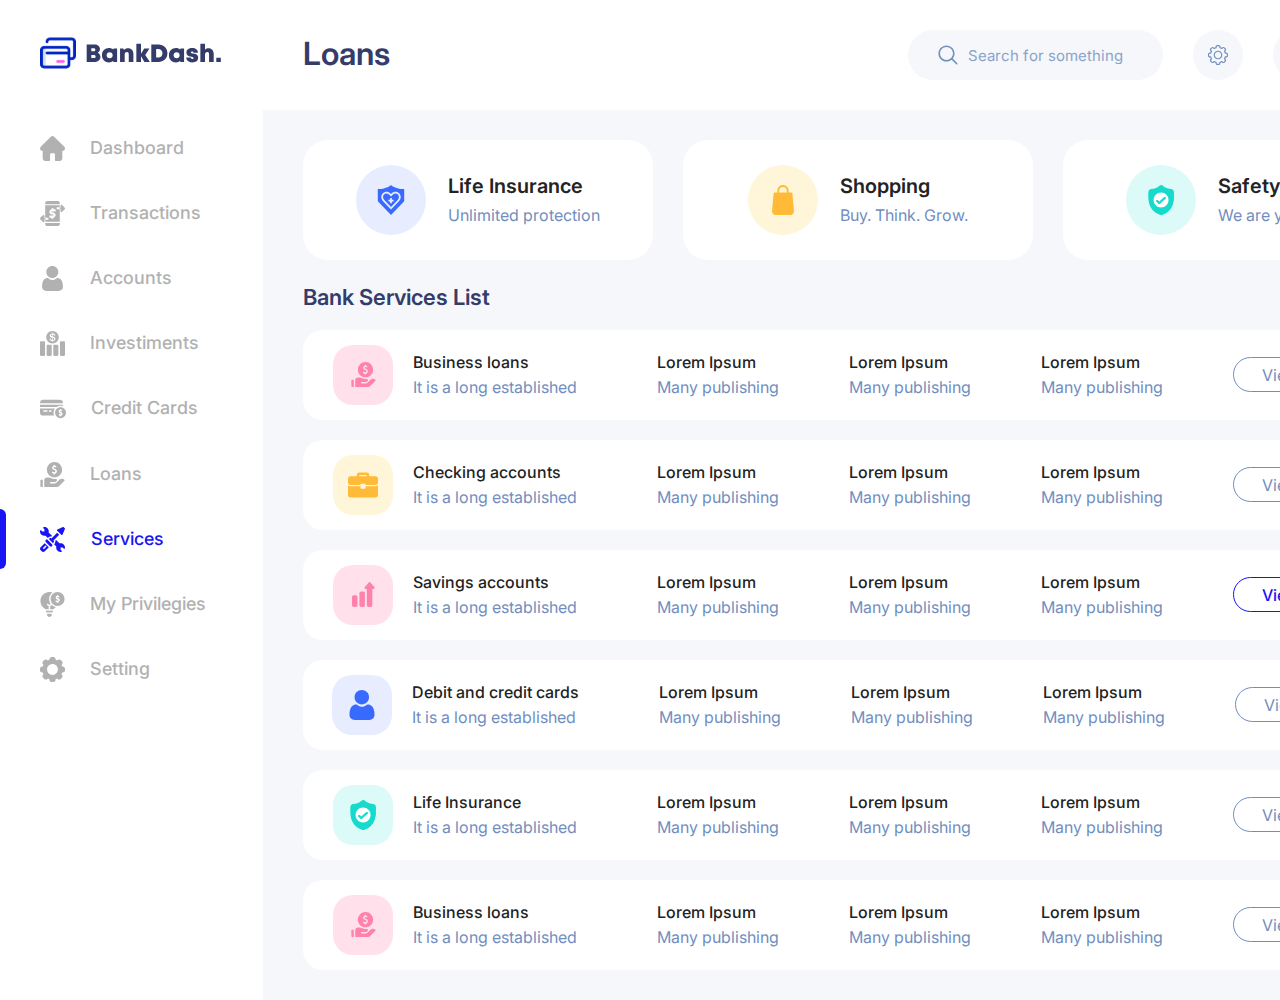
<file: services.html>
<!DOCTYPE html>
<html lang="en">

<head>
    <meta charset="UTF-8">
    <meta name="viewport" content="width=device-width, initial-scale=1.0">
    <title>BankDash.</title>
    <link rel="stylesheet" href="styles/services.css" />
    <link rel="stylesheet" href="styles/normalize.css" />
    <link rel="preconnect" href="https://fonts.googleapis.com">
    <link rel="preconnect" href="https://fonts.gstatic.com" crossorigin>
    <link href="https://fonts.googleapis.com/css2?family=Inter:wght@100;200;300;400;500;600;700;800;900&display=swap"
        rel="stylesheet">
    <link rel="preconnect" href="https://fonts.googleapis.com">
    <link rel="preconnect" href="https://fonts.gstatic.com" crossorigin>
    <link
        href="https://fonts.googleapis.com/css2?family=Lato:ital,wght@0,400;0,700;0,900;1,400;1,700;1,900&display=swap"
        rel="stylesheet">
</head>

<body>
    <div class="page__wrapper--container">
        <nav>
            <div class="navigation__container">
                <a href="index.html"><img src="accets/images/icons/bank-logo.svg" alt="image" /></a>
                <ul class="navigation__container--item">
                    <li>
                        <img src="accets/images/icons/nav-gray-home-icon.svg" alt="image" />
                        <a href="index.html">Dashboard</a>
                    </li>
                    <li>
                        <img src="accets/images/icons/nav-transactions.svg" alt="image" />
                        <a href="transactions.html">Transactions</a>
                    </li>
                    <li>
                        <img src="accets/images/icons/nav-accounts.svg" alt="image" />
                        <a href="accounts.html">Accounts</a>
                    </li>
                    <li>
                        <img src="accets/images/icons/nav-investiment.svg" alt="image" />
                        <a href="investiments.html">Investiments</a>
                    </li>
                    <li>
                        <img src="accets/images/icons/nav-creditcard.svg" alt="image" />
                        <a href="creditcards.html">Credit Cards</a>
                    </li>
                    <li>
                        <img src="accets/images/icons/nav-loan.svg" alt="image" />
                        <a href="loans.html">Loans</a>
                    </li>
                    <li>
                        <div class="active__nav--container"></div>
                        <div class="nav__item">
                            <img src="accets/images/icons/nav-service-blue-icon.svg" alt="image" />
                            <a href="services.html">Services</a>
                        </div>
                    </li>
                    <li>
                        <img src="accets/images/icons/nav-privilegies.svg" alt="image" />
                        <a href="">My Privilegies</a>
                    </li>
                    <li>
                        <img src="accets/images/icons/nav-setting.svg" alt="image" />
                        <a href="setting.html">Setting</a>
                    </li>
                </ul>
            </div>
        </nav>

        <div class="main__header--container">
            <header>
                <div class="header__container">
                    <h1>Loans</h1>

                    <div class="header__container--rightside">
                        <div class="search__container--header">
                            <img src="accets/images/icons/lupa.svg" alt="image" width="20px" />
                            <input type="text" placeholder="Search for something" class="header__search--input" />
                        </div>

                        <div class="header__icon--container">
                            <img src="accets/images/icons/header-setting-icon.svg" alt="image" width="20px" />
                        </div>

                        <div class="header__icon--container">
                            <img src="accets/images/icons/header-bell-icon.svg" alt="image" width="20px" />
                        </div>
                        <img src="accets/images/header-user-image.png" alt="image" class="header__user--image" />
                    </div>
                </div>
            </header>
            <main>
                <section>
                    <div class="main__first--section">
                        <div class="service__boxes">
                            <div class="container__for--images blue__background">
                                <img src="accets/images/icons/first-service-box-icon.svg" alt="image" />
                            </div>
                            <div class="service__boxes--text">
                                <span class="big__black--span">Life Insurance</span>
                                <span class="light__blue--span">Unlimited protection</span>
                            </div>
                        </div>
                        <div class="service__boxes">
                            <div class="container__for--images yellow__background">
                                <img src="accets/images/icons/second-service-box-icon.svg" alt="image" />
                            </div>
                            <div class="service__boxes--text">
                                <span class="big__black--span">Shopping</span>
                                <span class="light__blue--span">Buy. Think. Grow.</span>
                            </div>
                        </div>
                        <div class="service__boxes">
                            <div class="container__for--images green__background">
                                <img src="accets/images/icons/third-service-box-icon.svg" alt="image" />
                            </div>
                            <div class="service__boxes--text">
                                <span class="big__black--span">Safety</span>
                                <span class="light__blue--span">We are your allies</span>
                            </div>
                        </div>
                    </div>
                </section>
                <section>
                    <div class="main__second--section">
                        <h2>Bank Services List</h2>

                        <div class="service__list--container">
                            <div class="service__list--item">
                                <div class="list__item--head">
                                    <div class="red__background container__for--images2">
                                        <img src="accets/images/icons/service-list-first-icon.svg" alt="image" />
                                    </div>
                                    <div class="item__head--text">
                                        <span class="black__span">Business loans</span>
                                        <span class="light__blue--span">It is a long established</span>
                                    </div>
                                </div>

                                <div class="list__item--body">
                                    <div class="list__body--containers item__head--text">
                                        <span class="black__span">Lorem Ipsum</span>
                                        <span class="light__blue--span">Many publishing</span>
                                    </div>
                                    <div class="list__body--containers item__head--text">
                                        <span class="black__span">Lorem Ipsum</span>
                                        <span class="light__blue--span">Many publishing</span>
                                    </div>
                                    <div class="list__body--containers item__head--text">
                                        <span class="black__span">Lorem Ipsum</span>
                                        <span class="light__blue--span">Many publishing</span>
                                    </div>
                                    <button class="details__button">View Details</button>
                                </div>
                            </div>
                            <div class="service__list--item">
                                <div class="list__item--head">
                                    <div class="yellow__background container__for--images2">
                                        <img src="accets/images/icons/lawyer-bag-image.svg" alt="image" />
                                    </div>
                                    <div class="item__head--text">
                                        <span class="black__span">Checking accounts</span>
                                        <span class="light__blue--span">It is a long established</span>
                                    </div>
                                </div>

                                <div class="list__item--body">
                                    <div class="list__body--containers item__head--text">
                                        <span class="black__span">Lorem Ipsum</span>
                                        <span class="light__blue--span">Many publishing</span>
                                    </div>
                                    <div class="list__body--containers item__head--text">
                                        <span class="black__span">Lorem Ipsum</span>
                                        <span class="light__blue--span">Many publishing</span>
                                    </div>
                                    <div class="list__body--containers item__head--text">
                                        <span class="black__span">Lorem Ipsum</span>
                                        <span class="light__blue--span">Many publishing</span>
                                    </div>
                                    <button class="details__button">View Details</button>
                                </div>
                            </div>
                            <div class="service__list--item">
                                <div class="list__item--head">
                                    <div class="red__background container__for--images2">
                                        <img src="accets/images/icons/service-list-third-icon.svg" alt="image" />
                                    </div>
                                    <div class="item__head--text">
                                        <span class="black__span">Savings accounts</span>
                                        <span class="light__blue--span">It is a long established</span>
                                    </div>
                                </div>

                                <div class="list__item--body">
                                    <div class="list__body--containers item__head--text">
                                        <span class="black__span">Lorem Ipsum</span>
                                        <span class="light__blue--span">Many publishing</span>
                                    </div>
                                    <div class="list__body--containers item__head--text">
                                        <span class="black__span">Lorem Ipsum</span>
                                        <span class="light__blue--span">Many publishing</span>
                                    </div>
                                    <div class="list__body--containers item__head--text">
                                        <span class="black__span">Lorem Ipsum</span>
                                        <span class="light__blue--span">Many publishing</span>
                                    </div>
                                    <button class="details__button darker__markup">View Details</button>
                                </div>
                            </div>
                            <div class="service__list--item">
                                <div class="list__item--head">
                                    <div class="blue__background container__for--images2">
                                        <img src="accets/images/icons/human-blue-icon.svg" alt="image" />
                                    </div>
                                    <div class="item__head--text">
                                        <span class="black__span">Debit and credit cards</span>
                                        <span class="light__blue--span">It is a long established</span>
                                    </div>
                                </div>

                                <div class="list__item--body">
                                    <div class="list__body--containers item__head--text">
                                        <span class="black__span">Lorem Ipsum</span>
                                        <span class="light__blue--span">Many publishing</span>
                                    </div>
                                    <div class="list__body--containers item__head--text">
                                        <span class="black__span">Lorem Ipsum</span>
                                        <span class="light__blue--span">Many publishing</span>
                                    </div>
                                    <div class="list__body--containers item__head--text">
                                        <span class="black__span">Lorem Ipsum</span>
                                        <span class="light__blue--span">Many publishing</span>
                                    </div>
                                    <button class="details__button">View Details</button>
                                </div>
                            </div>
                            <div class="service__list--item">
                                <div class="list__item--head">
                                    <div class="green__background container__for--images2">
                                        <img src="accets/images/icons/third-service-box-icon.svg" alt="image" />
                                    </div>
                                    <div class="item__head--text">
                                        <span class="black__span">Life Insurance</span>
                                        <span class="light__blue--span">It is a long established</span>
                                    </div>
                                </div>

                                <div class="list__item--body">
                                    <div class="list__body--containers item__head--text">
                                        <span class="black__span">Lorem Ipsum</span>
                                        <span class="light__blue--span">Many publishing</span>
                                    </div>
                                    <div class="list__body--containers item__head--text">
                                        <span class="black__span">Lorem Ipsum</span>
                                        <span class="light__blue--span">Many publishing</span>
                                    </div>
                                    <div class="list__body--containers item__head--text">
                                        <span class="black__span">Lorem Ipsum</span>
                                        <span class="light__blue--span">Many publishing</span>
                                    </div>
                                    <button class="details__button">View Details</button>
                                </div>
                            </div>
                            <div class="service__list--item">
                                <div class="list__item--head">
                                    <div class="red__background container__for--images2">
                                        <img src="accets/images/icons/service-list-first-icon.svg" alt="image" />
                                    </div>
                                    <div class="item__head--text">
                                        <span class="black__span">Business loans</span>
                                        <span class="light__blue--span">It is a long established</span>
                                    </div>
                                </div>

                                <div class="list__item--body">
                                    <div class="list__body--containers item__head--text">
                                        <span class="black__span">Lorem Ipsum</span>
                                        <span class="light__blue--span">Many publishing</span>
                                    </div>
                                    <div class="list__body--containers item__head--text">
                                        <span class="black__span">Lorem Ipsum</span>
                                        <span class="light__blue--span">Many publishing</span>
                                    </div>
                                    <div class="list__body--containers item__head--text">
                                        <span class="black__span">Lorem Ipsum</span>
                                        <span class="light__blue--span">Many publishing</span>
                                    </div>
                                    <button class="details__button">View Details</button>
                                </div>
                            </div>
                        </div>
                    </div>
                </section>
            </main>
        </div>
    </div>
</body>

</html>
</file>
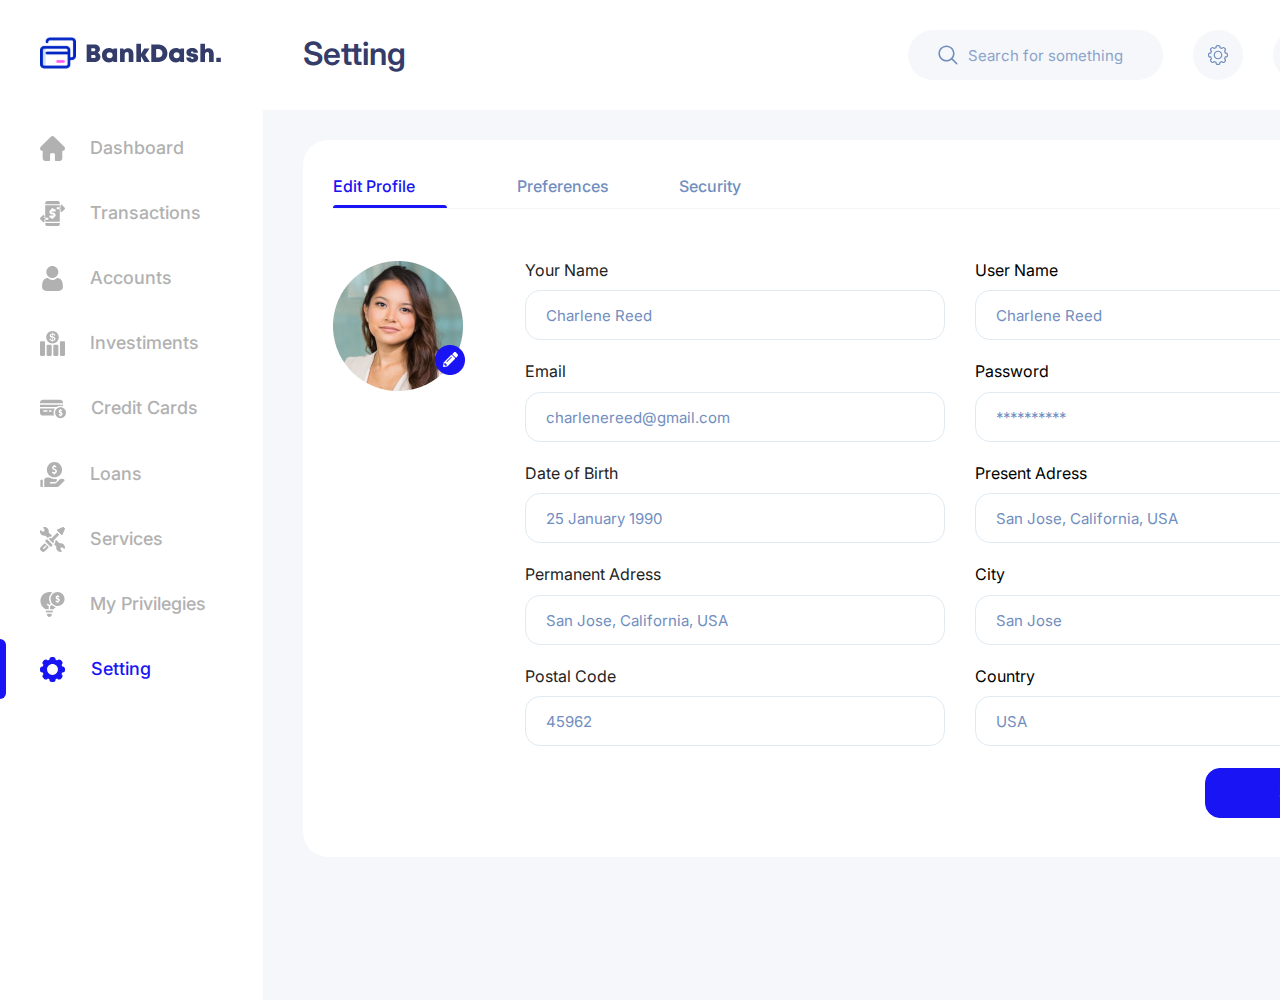
<file: setting.html>
<!DOCTYPE html>
<html lang="en">

<head>
    <meta charset="UTF-8">
    <meta name="viewport" content="width=device-width, initial-scale=1.0">
    <title>BankDash.</title>
    <link rel="stylesheet" href="styles/setting.css" />
    <link rel="stylesheet" href="styles/normalize.css" />
    <link rel="preconnect" href="https://fonts.googleapis.com">
    <link rel="preconnect" href="https://fonts.gstatic.com" crossorigin>
    <link href="https://fonts.googleapis.com/css2?family=Inter:wght@100;200;300;400;500;600;700;800;900&display=swap"
        rel="stylesheet">
    <link rel="preconnect" href="https://fonts.googleapis.com">
    <link rel="preconnect" href="https://fonts.gstatic.com" crossorigin>
    <link
        href="https://fonts.googleapis.com/css2?family=Lato:ital,wght@0,400;0,700;0,900;1,400;1,700;1,900&display=swap"
        rel="stylesheet">
</head>

<body>
    <div class="page__wrapper--container">
        <nav>
            <div class="navigation__container">
                <a href="index.html"><img src="accets/images/icons/bank-logo.svg" alt="image" /></a>
                <ul class="navigation__container--item">
                    <li>
                        <img src="accets/images/icons/nav-gray-home-icon.svg" alt="image" />
                        <a href="index.html">Dashboard</a>
                    </li>
                    <li>
                        <img src="accets/images/icons/nav-transactions.svg" alt="image" />
                        <a href="transactions.html">Transactions</a>
                    </li>
                    <li>
                        <img src="accets/images/icons/nav-accounts.svg" alt="image" />
                        <a href="accounts.html">Accounts</a>
                    </li>
                    <li>
                        <img src="accets/images/icons/nav-investiment.svg" alt="image" />
                        <a href="investiments.html">Investiments</a>
                    </li>
                    <li>
                        <img src="accets/images/icons/nav-creditcard.svg" alt="image" />
                        <a href="creditcards.html">Credit Cards</a>
                    </li>
                    <li>
                        <img src="accets/images/icons/nav-loan.svg" alt="image" />
                        <a href="loans.html">Loans</a>
                    </li>
                    <li>
                        <img src="accets/images/icons/nav-service.svg" alt="image" />
                        <a href="services.html">Services</a>
                    </li>
                    <li>
                        <img src="accets/images/icons/nav-privilegies.svg" alt="image" />
                        <a href="">My Privilegies</a>
                    </li>
                    <li>
                        <div class="active__nav--container"></div>
                        <div class="nav__item">
                            <img src="accets/images/icons/nav-blue-setting-icon.svg" alt="image" />
                            <a href="setting.html">Setting</a>
                        </div>
                    </li>
                </ul>
            </div>
        </nav>

        <div class="main__header--container">
            <header>
                <div class="header__container">
                    <h1>Setting</h1>

                    <div class="header__container--rightside">
                        <div class="search__container--header">
                            <img src="accets/images/icons/lupa.svg" alt="image" width="20px" />
                            <input type="text" placeholder="Search for something" class="header__search--input" />
                        </div>

                        <div class="header__icon--container">
                            <img src="accets/images/icons/header-setting-icon.svg" alt="image" width="20px" />
                        </div>

                        <div class="header__icon--container">
                            <img src="accets/images/icons/header-bell-icon.svg" alt="image" width="20px" />
                        </div>
                        <img src="accets/images/header-user-image.png" alt="image" class="header__user--image" />
                    </div>
                </div>
            </header>
            <main>
                <article>
                    <div class="profile__container--wrapper">
                        <div class="profile__container">
                            <div class="profile__container--head">
                                <div>
                                    <a href="setting.html" class="blue__span">Edit Profile</a>
                                    <div class="active__container"></div>
                                </div>
                                <a href="setting2.html" class="light__blue--span">Preferences</a>
                                <a href="setting3.html" class="light__blue--span">Security</a>
                            </div>

                            <div class="profile__container--body">
                                <div class="leftside__body--container">
                                    <img src="accets/images/woman-image.png" alt="image" />
                                </div>

                                <div class="rightside__body--container">
                                    <div class="leftside__inputs">
                                        <div class="leftside__inputs--item">
                                            <label for="user_name" class="input__labels">Your Name</label>
                                            <input type="text" id="user_name" placeholder="Charlene Reed"
                                                class="input__parametres" />
                                        </div>


                                        <div class="leftside__inputs--item">
                                            <label for="user_email" class="input__labels">Email</label>
                                            <input type="email" id="user_email" placeholder="charlenereed@gmail.com"
                                                class="input__parametres" />
                                        </div>


                                        <div class="leftside__inputs--item">
                                            <label for="user_birth" class="input__labels">Date of Birth</label>
                                            <input type="text" id="user_birth" placeholder="25 January 1990"
                                                class="input__parametres" />
                                        </div>


                                        <div class="leftside__inputs--item">
                                            <label for="user_adress" class="input__labels">Permanent Adress</label>
                                            <input type="text" id="user_adress" placeholder="San Jose, California, USA"
                                                class="input__parametres" />
                                        </div>


                                        <div class="leftside__inputs--item">
                                            <label for="postal_code" class="input__labels">Postal Code</label>
                                            <input type="number" id="postal_code" placeholder="45962"
                                                class="input__parametres" />
                                        </div>
                                    </div>

                                    <div class="rightside__inputs">
                                        <div class="rightside__inputs--item">
                                            <label for="user_name2">User Name</label>
                                            <input type="text" id="user_name2" placeholder="Charlene Reed"
                                                class="input__parametres" />
                                        </div>
                                        <div class="rightside__inputs--item">
                                            <label for="user_password">Password</label>
                                            <input type="password" id="user_password" placeholder="**********"
                                                class="input__parametres" />
                                        </div>
                                        <div class="rightside__inputs--item">
                                            <label for="user__present--adress">Present Adress</label>
                                            <input type="password" id="user__present--adress"
                                                placeholder="San Jose, California, USA" class="input__parametres" />
                                        </div>
                                        <div class="rightside__inputs--item">
                                            <label for="user_city">City</label>
                                            <input type="text" id="user_city" placeholder="San Jose"
                                                class="input__parametres" />
                                        </div>
                                        <div class="rightside__inputs--item">
                                            <label for="user_country">Country</label>
                                            <input type="text" id="user_country" placeholder="USA"
                                                class="input__parametres" />
                                        </div>

                                        <div class="save__button--container">
                                            <button class="save__button">Save</button>
                                        </div>
                                    </div>
                                </div>
                            </div>
                        </div>
                    </div>
                </article>
            </main>
        </div>
    </div>
</body>

</html>
</file>
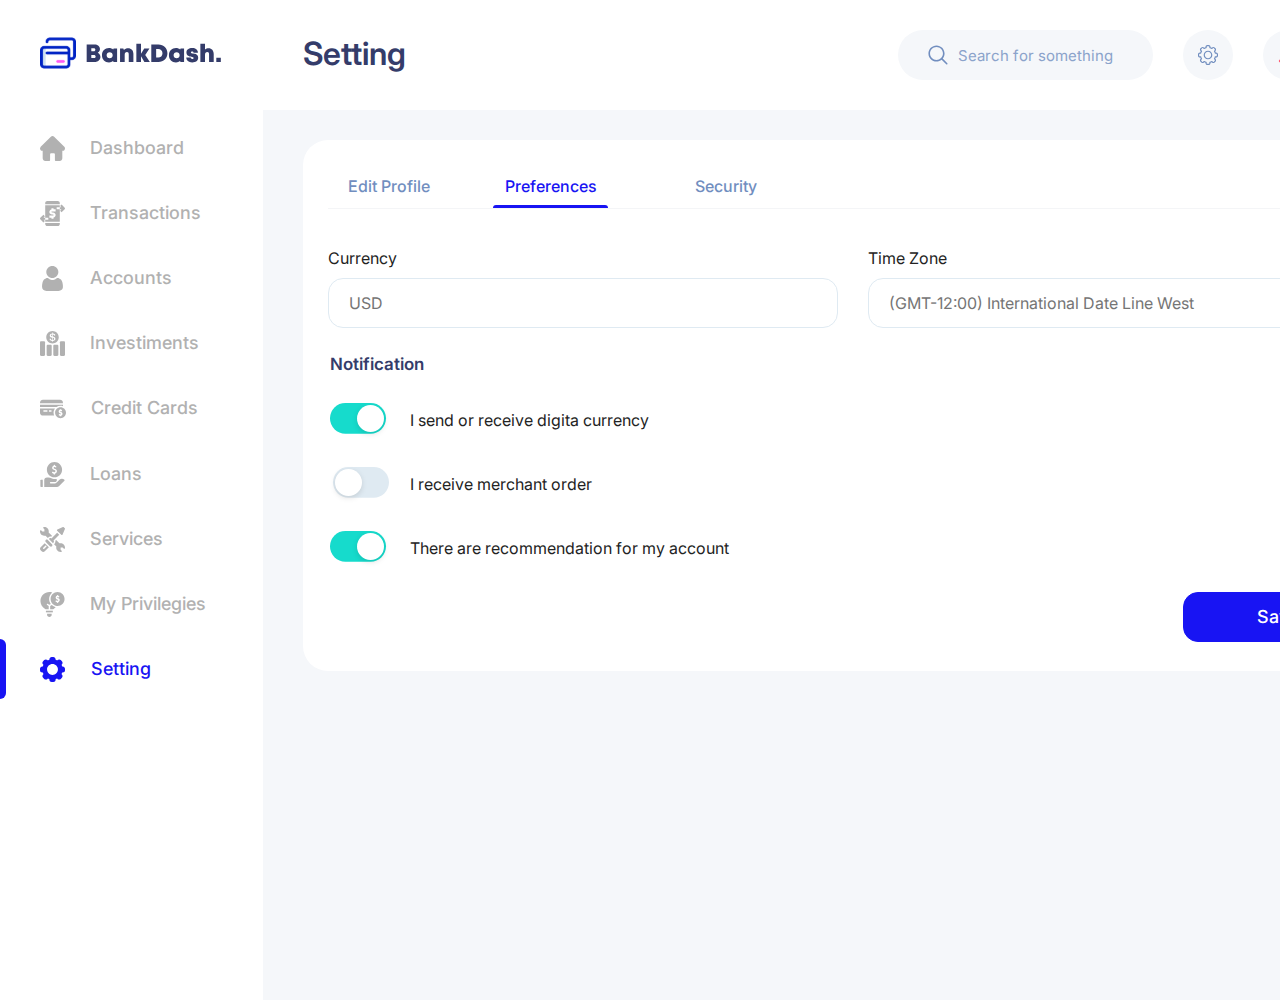
<file: setting2.html>
<!DOCTYPE html>
<html lang="en">

<head>
    <meta charset="UTF-8">
    <meta name="viewport" content="width=device-width, initial-scale=1.0">
    <title>BankDash.</title>
    <link rel="stylesheet" href="styles/setting2.css" />
    <link rel="stylesheet" href="styles/normalize.css" />
    <link rel="preconnect" href="https://fonts.googleapis.com">
    <link rel="preconnect" href="https://fonts.gstatic.com" crossorigin>
    <link href="https://fonts.googleapis.com/css2?family=Inter:wght@100;200;300;400;500;600;700;800;900&display=swap"
        rel="stylesheet">
    <link rel="preconnect" href="https://fonts.googleapis.com">
    <link rel="preconnect" href="https://fonts.gstatic.com" crossorigin>
    <link
        href="https://fonts.googleapis.com/css2?family=Lato:ital,wght@0,400;0,700;0,900;1,400;1,700;1,900&display=swap"
        rel="stylesheet">
</head>

<body>
    <div class="page__wrapper--container">
        <nav>
            <div class="navigation__container">
                <a href="index.html"><img src="accets/images/icons/bank-logo.svg" alt="image" /></a>
                <ul class="navigation__container--item">
                    <li>
                        <img src="accets/images/icons/nav-gray-home-icon.svg" alt="image" />
                        <a href="index.html">Dashboard</a>
                    </li>
                    <li>
                        <img src="accets/images/icons/nav-transactions.svg" alt="image" />
                        <a href="transactions.html">Transactions</a>
                    </li>
                    <li>
                        <img src="accets/images/icons/nav-accounts.svg" alt="image" />
                        <a href="accounts.html">Accounts</a>
                    </li>
                    <li>
                        <img src="accets/images/icons/nav-investiment.svg" alt="image" />
                        <a href="investiments.html">Investiments</a>
                    </li>
                    <li>
                        <img src="accets/images/icons/nav-creditcard.svg" alt="image" />
                        <a href="creditcards.html">Credit Cards</a>
                    </li>
                    <li>
                        <img src="accets/images/icons/nav-loan.svg" alt="image" />
                        <a href="loans.html">Loans</a>
                    </li>
                    <li>
                        <img src="accets/images/icons/nav-service.svg" alt="image" />
                        <a href="services.html">Services</a>
                    </li>
                    <li>
                        <img src="accets/images/icons/nav-privilegies.svg" alt="image" />
                        <a href="">My Privilegies</a>
                    </li>
                    <li>
                        <div class="active__nav--container"></div>
                        <div class="nav__item">
                            <img src="accets/images/icons/nav-blue-setting-icon.svg" alt="image" />
                            <a href="setting.html">Setting</a>
                        </div>
                    </li>
                </ul>
            </div>
        </nav>

        <div class="main__header--container">
            <header>
                <div class="header__container">
                    <h1>Setting</h1>

                    <div class="header__container--rightside">
                        <div class="search__container--header">
                            <img src="accets/images/icons/lupa.svg" alt="image" width="20px" />
                            <input type="text" placeholder="Search for something" class="header__search--input" />
                        </div>

                        <div class="header__icon--container">
                            <img src="accets/images/icons/header-setting-icon.svg" alt="image" width="20px" />
                        </div>

                        <div class="header__icon--container">
                            <img src="accets/images/icons/header-bell-icon.svg" alt="image" width="20px" />
                        </div>
                        <img src="accets/images/header-user-image.png" alt="image" class="header__user--image" />
                    </div>
                </div>
            </header>
            <main>
                <div class="preferences__container">
                    <div class="preferences__container--head">
                        <a href="setting.html" class="light__blue--span">Edit Profile</a>
                        <div>
                            <a href="setting2.html" class="blue__span">Preferences</a>
                            <div class="active__container"></div>
                        </div>
                        <a href="setting3.html" class="light__blue--span">Security</a>
                    </div>

                    <div class="preferences__container--body">
                        <div class="preferences__body--up">
                            <div class="input__container">
                                <label for="currency" class="dark__span">Currency</label>
                                <input type="text" id="currency" placeholder="USD" class="input__parametres" />
                            </div>
                            <div class="input__container">
                                <label for="time_zone" class="dark__span">Time Zone</label>
                                <input type="text" id="currency" placeholder="(GMT-12:00) International Date Line West" class="input__parametres" />
                            </div>
                        </div>
                        <div class="preferences__body--down">
                            <h3>Notification</h3>
                            <div class="on__of--container">
                                <img src="accets/images/icons/on-icon.svg" alt="image" />
                                <span class="dark__span">I send or receive digita currency</span>
                            </div>
                            <div class="on__of--container">
                                <img src="accets/images/icons/off-icon.svg" alt="image" />
                                <span class="dark__span">I receive merchant order</span>
                            </div>
                            <div class="on__of--container">
                                <img src="accets/images/icons/on-icon.svg" alt="image" />
                                <span class="dark__span">There are recommendation for my account</span>
                            </div>
                        </div>
                        <div class="save__button--container">
                            <button class="save__button">Save</button>
                        </div>
                    </div>
                </div>
            </main>
        </div>
    </div>
</body>

</html>
</file>
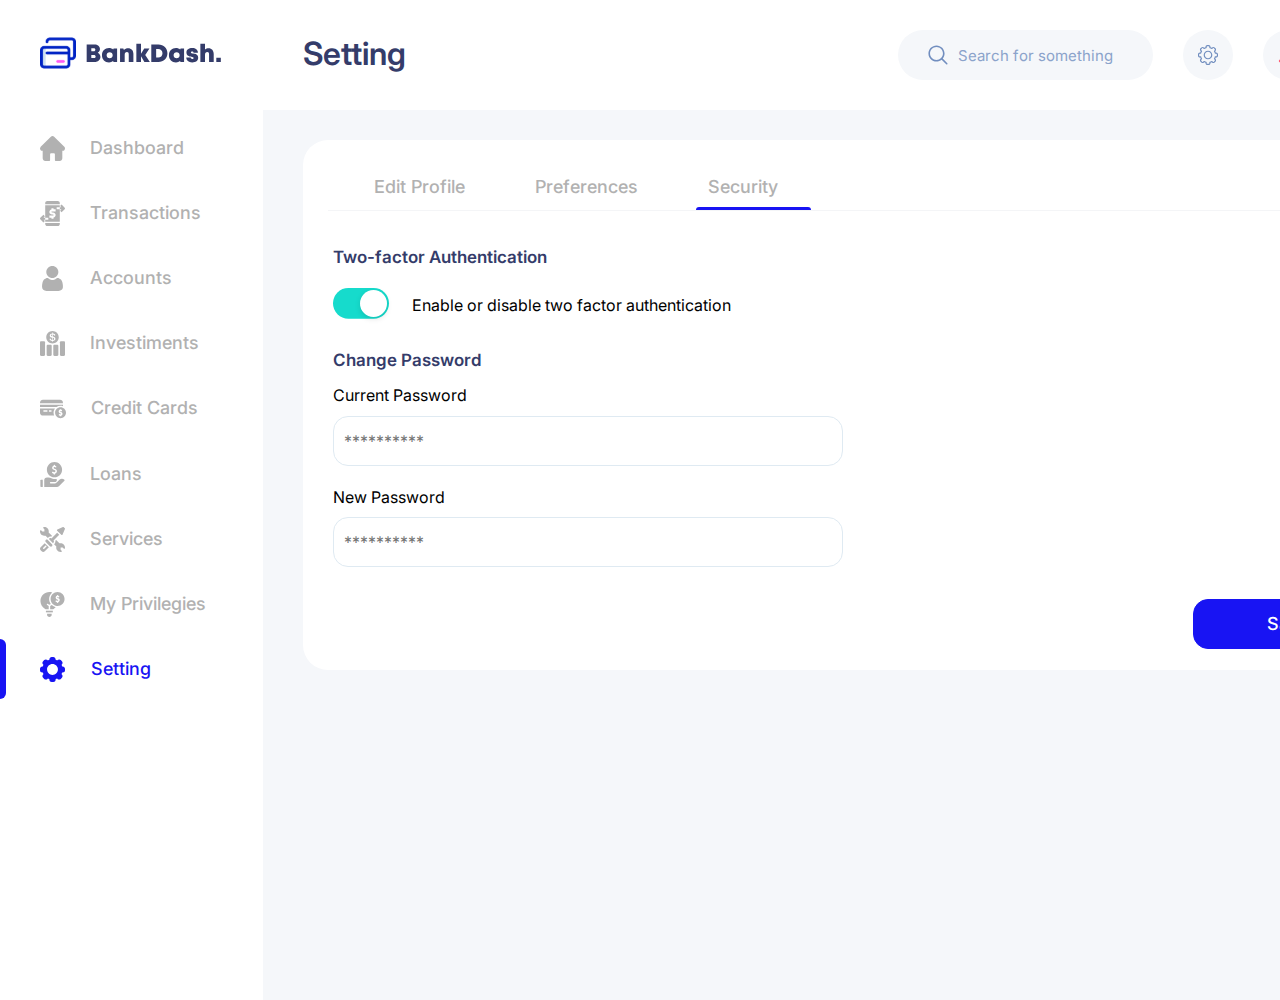
<file: setting3.html>
<!DOCTYPE html>
<html lang="en">
<head>
    <meta charset="UTF-8">
    <meta name="viewport" content="width=device-width, initial-scale=1.0">
    <title>BankDash.</title>
    <link rel="stylesheet" href="styles/setting3.css" />
    <link rel="stylesheet" href="styles/normalize.css" />
    <link rel="preconnect" href="https://fonts.googleapis.com">
    <link rel="preconnect" href="https://fonts.gstatic.com" crossorigin>
    <link href="https://fonts.googleapis.com/css2?family=Inter:wght@100;200;300;400;500;600;700;800;900&display=swap"
        rel="stylesheet">
    <link rel="preconnect" href="https://fonts.googleapis.com">
    <link rel="preconnect" href="https://fonts.gstatic.com" crossorigin>
    <link
        href="https://fonts.googleapis.com/css2?family=Lato:ital,wght@0,400;0,700;0,900;1,400;1,700;1,900&display=swap"
        rel="stylesheet">
</head>
<body>  
    <div class="page__wrapper--container">
        <nav>
            <div class="navigation__container">
                <a href="index.html"><img src="accets/images/icons/bank-logo.svg" alt="image" /></a>
                <ul class="navigation__container--item">
                    <li>
                        <img src="accets/images/icons/nav-gray-home-icon.svg" alt="image" />
                        <a href="index.html">Dashboard</a>
                    </li>
                    <li>
                        <img src="accets/images/icons/nav-transactions.svg" alt="image" />
                        <a href="transactions.html">Transactions</a>
                    </li>
                    <li>
                        <img src="accets/images/icons/nav-accounts.svg" alt="image" />
                        <a href="accounts.html">Accounts</a>
                    </li>
                    <li>
                        <img src="accets/images/icons/nav-investiment.svg" alt="image" />
                        <a href="investiments.html">Investiments</a>
                    </li>
                    <li>
                        <img src="accets/images/icons/nav-creditcard.svg" alt="image" />
                        <a href="creditcards.html">Credit Cards</a>
                    </li>
                    <li>
                        <img src="accets/images/icons/nav-loan.svg" alt="image" />
                        <a href="loans.html">Loans</a>
                    </li>
                    <li>
                        <img src="accets/images/icons/nav-service.svg" alt="image" />
                        <a href="services.html">Services</a>
                    </li>
                    <li>
                        <img src="accets/images/icons/nav-privilegies.svg" alt="image" />
                        <a href="">My Privilegies</a>
                    </li>
                    <li>
                        <div class="active__nav--container"></div>
                        <div class="nav__item">
                            <img src="accets/images/icons/nav-blue-setting-icon.svg" alt="image" />
                            <a href="setting.html">Setting</a>
                        </div>
                    </li>
                </ul>
            </div>
        </nav>

        <div class="main__header--container">
            <header>
                <div class="header__container">
                    <h1>Setting</h1>

                    <div class="header__container--rightside">
                        <div class="search__container--header">
                            <img src="accets/images/icons/lupa.svg" alt="image" width="20px" />
                            <input type="text" placeholder="Search for something" class="header__search--input" />
                        </div>

                        <div class="header__icon--container">
                            <img src="accets/images/icons/header-setting-icon.svg" alt="image" width="20px" />
                        </div>

                        <div class="header__icon--container">
                            <img src="accets/images/icons/header-bell-icon.svg" alt="image" width="20px" />
                        </div>
                        <img src="accets/images/header-user-image.png" alt="image" class="header__user--image" />
                    </div>
                </div>
            </header>

            <main>
                <div class="main__container">
                    <div class="main__container--head">
                        <a href="setting.html">Edit Profile</a>
                        <a href="setting2.html">Preferences</a>
                        <div>
                            <a href="setting3.html">Security</a>
                            <div class="active__container"></div>
                        </div>
                    </div>

                    <div class="main__container--body">
                        <div class="main__body--up">
                            <h3>Two-factor Authentication</h3>
                            <div>
                                <img src="accets/images/icons/on-icon.svg" alt="image" />
                                <span>Enable or disable two factor authentication</span>
                            </div>
                        </div>

                        <div class="main__body--down">
                            <h3>Change Password</h3>
                            <div class="input__container">
                                <div class="input__container--item">
                                    <label for="current_password">Current Password</label>
                                    <input type="password" id="current_password" placeholder="**********" class="input__parametres" />
                                </div>

                                <div class="input__container--item">
                                    <label for="new_password">New Password</label>
                                    <input type="password" id="new_password" placeholder="**********" class="input__parametres" />
                                </div>
                                <div class="save__button--container save__button--move">
                                    <button class="save__button">Save</button>
                                </div>
                            </div>
                        </div>
                    </div>
                </div>
            </main>
        </div>
    </div>
</body>
</html>
</file>
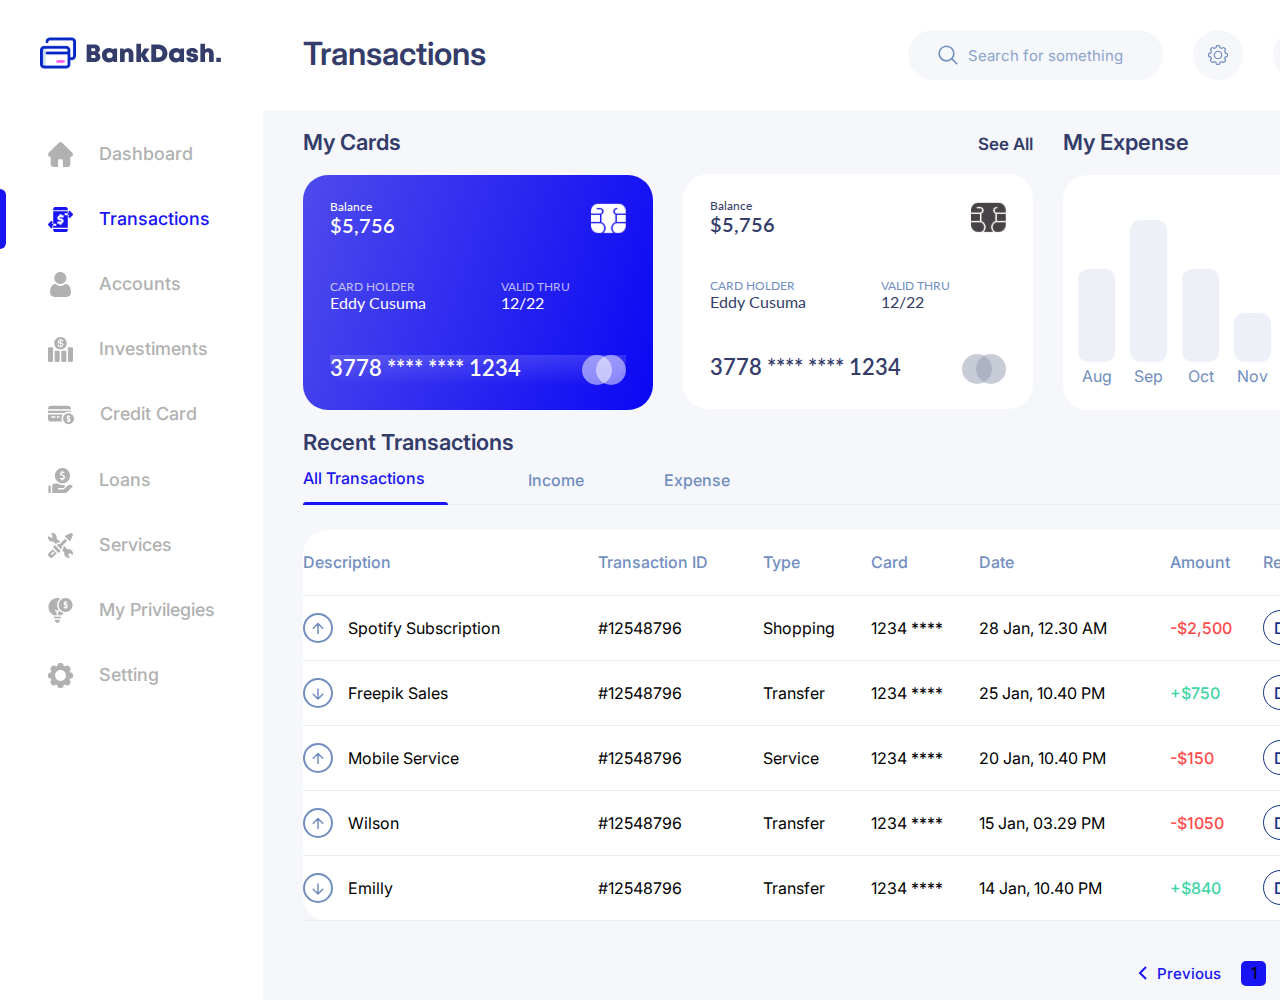
<file: transactions.html>
<!DOCTYPE html>
<html lang="en">

<head>
    <meta charset="UTF-8">
    <meta name="viewport" content="width=device-width, initial-scale=1.0">
    <title>BankDash.</title>
    <link rel="stylesheet" href="styles/transactions.css" />
    <link rel="stylesheet" href="styles/normalize.css" />
    <link rel="preconnect" href="https://fonts.googleapis.com">
    <link rel="preconnect" href="https://fonts.gstatic.com" crossorigin>
    <link href="https://fonts.googleapis.com/css2?family=Inter:wght@100;200;300;400;500;600;700;800;900&display=swap"
        rel="stylesheet">
    <link rel="preconnect" href="https://fonts.googleapis.com">
    <link rel="preconnect" href="https://fonts.gstatic.com" crossorigin>
    <link
        href="https://fonts.googleapis.com/css2?family=Lato:ital,wght@0,400;0,700;0,900;1,400;1,700;1,900&display=swap"
        rel="stylesheet">
</head>

<body>
    <div class="whole__page--container">
        <nav>
            <div class="navigation">
                <a href="index.html"><img src="accets/images/icons/bank-logo.svg" alt="image" /></a>

                <ul class="navigation__container">
                    <li class="navigation__container--item">
                        <img src="accets/images/icons/nav-gray-home-icon.svg" alt="image" />
                        <a href="index.html">Dashboard</a>
                    </li>
                    <li class="navigation__container--item">
                        <div class="active__nav--container"></div>
                        <div class="nav__item">
                            <img src="accets/images/icons/transfer-blue--icon.svg" alt="image" />
                            <a href="transactions.html">Transactions</a>
                        </div>
                    </li>
                    <li class="navigation__container--item">
                        <img src="accets/images/icons/nav-accounts.svg" alt="image" />
                        <a href="accounts.html">Accounts</a>
                    </li>
                    <li class="navigation__container--item">
                        <img src="accets/images/icons/nav-investiment.svg" alt="image" />
                        <a href="investiments.html">Investiments</a>
                    </li>
                    <li class="navigation__container--item">
                        <img src="accets/images/icons/nav-creditcard.svg" alt="image" />
                        <a href="creditcards.html">Credit Card</a>
                    </li>
                    <li class="navigation__container--item">
                        <img src="accets/images/icons/nav-loan.svg" alt="image" />
                        <a href="loans.html">Loans</a>
                    </li>
                    <li class="navigation__container--item">
                        <img src="accets/images/icons/nav-service.svg" alt="image" />
                        <a href="services.html">Services</a>
                    </li>
                    <li class="navigation__container--item">
                        <img src="accets/images/icons/nav-privilegies.svg" alt="image" />
                        <a href="">My Privilegies</a>
                    </li>
                    <li class="navigation__container--item">
                        <img src="accets/images/icons/nav-setting.svg" alt="image" />
                        <a href="setting.html">Setting</a>
                    </li>
                </ul>
            </div>
        </nav>



        <div class="header__main--container">
            <header>
                <div class="header__container">
                    <h1>Transactions</h1>
                    <div class="header__container--rightside">
                        <div class="search__container--header">
                            <img src="accets/images/icons/lupa.svg" alt="image" class="lupa__image" />
                            <input type="text" placeholder="Search for something" class="header__input" />
                        </div>
                        <div class="header__icon--container">
                            <img src="accets/images/icons/header-setting-icon.svg" alt="image" width="20px" />
                        </div>
                        <div class="header__icon--container">
                            <img src="accets/images/icons/header-bell-icon.svg" alt="image" width="20px" />
                        </div>
                        <div>
                            <img src="accets/images/header-user-image.png" alt="image" class="header__user--image" />
                        </div>
                    </div>
                </div>
            </header>


            <div class="content__wrapper">
                <main>
                    <section>
                        <div class="each__section">
                            <div class="card__column">
                                <h2>My Cards</h2>
                                <div class="card__container card__container--blue white__text">
                                    <div class="card__container--head">
                                        <div class="head__container--item">
                                            <span>Balance</span>
                                            <span>$5,756</span>
                                        </div>
                                        <img src="accets/images/icons/blue-card-chip.svg" alt="image" />
                                    </div>
    
                                    <div class="card__container--body">
                                        <div class="body__container--item">
                                            <span class="opacity__item">CARD HOLDER</span>
                                            <span>Eddy Cusuma</span>
                                        </div>
    
                                        <div class="body__container--item">
                                            <span class="opacity__item">VALID THRU</span>
                                            <span>12/22</span>
                                        </div>
                                    </div>
    
                                    <div class="card__container--foot card__foot--linear">
                                        <span class="foot__container--item">3778 **** **** 1234</span>
                                        <img src="accets/images/icons/blue-card-foots-item.svg" alt="image" />
                                    </div>
                                </div>
                            </div>
    
    
                            <div class="card__column">
                                <h3 class="white__container--header">See All</h3>
                                <div class="card__container card__container--white white__card--text--colour">
                                    <div class="card__container--head">
                                        <div class="head__container--item">
                                            <span>Balance</span>
                                            <span>$5,756</span>
                                        </div>
                                        <img src="accets/images/icons/white-card-chip.svg" alt="image" />
                                    </div>
    
                                    <div class="card__container--body">
                                        <div class="body__container--item">
                                            <span class="opacity__item white__card--opacity--item">CARD HOLDER</span>
                                            <span>Eddy Cusuma</span>
                                        </div>
    
                                        <div class="body__container--item">
                                            <span class="opacity__item white__card--opacity--item">VALID THRU</span>
                                            <span>12/22</span>
                                        </div>
                                    </div>
    
                                    <div class="card__container--foot">
                                        <span class="foot__container--item">3778 **** **** 1234</span>
                                        <img src="accets/images/icons/white-card-foots-item.svg" alt="image" />
                                    </div>
                                </div>
                            </div>
    
                            <div class="card__column">
                                <h2>My Expense</h2>
                                <div class="statistic__card--page2">
                                    <div class="statistic__card--item">
                                        <img src="accets/images/icons/statistic-first-column.svg" alt="image" />
                                        <span>Aug</span>
                                    </div>
                                    <div class="statistic__card--item">
                                        <img src="accets/images/icons/statiastic-second-column.svg" alt="image" />
                                        <span>Sep</span>
                                    </div>
                                    <div class="statistic__card--item">
                                        <img src="accets/images/icons/statistic-first-column.svg" alt="image" />
                                        <span>Oct</span>
                                    </div>
                                    <div class="statistic__card--item">
                                        <img src="accets/images/icons/statistic-third-column.svg" alt="image" />
                                        <span>Nov</span>
                                    </div>
                                    <div class="statistic__card--item">
                                        <span>$12.500</span>
                                        <img src="accets/images/icons/statiastic-second-column.svg" alt="image" />
                                        <span>Dec</span>
                                    </div>
                                    <div class="statistic__card--item">
                                        <img src="accets/images/icons/statistic-first-column.svg" alt="image" />
                                        <span>Jan</span>
                                    </div>
                                </div>
                            </div>
                        </div>
                    </section>
                    <section>
                        <div class="third__section">
                            <div class="card__column">
                                <h2 class="recent-h2">Recent Transactions</h2>
                                <div class="three__header">
                                    <ul>
                                        <li>
                                            <a href=""><span id="blue__colored">All Transactions</span></a>
                                            <div class="active__button"></div>
                                        </li>
                                        <li>
                                            <a href="">Income</a>
                                        </li>
                                        <li>
                                            <a href="">Expense</a>
                                        </li>
                                    </ul>
                                </div>
                            </div>
    
                            <div class="table__container">
                                <table class="table__wrapper">
                                        <thead>
                                            <tr>
                                                <th>Description</th>
                                                <th>Transaction ID</th>
                                                <th>Type</th>
                                                <th>Card</th>
                                                <th>Date</th>
                                                <th>Amount</th>
                                                <th>Receipt</th>
                                            </tr>
                                        </thead>
    
                                        <tbody>
                                            <tr>
                                                <td>
                                                    <div class="table__beggining--word">
                                                        <img src="accets/images/icons/table-up-icon.svg" alt="image" />
                                                        <span>Spotify Subscription</span>
                                                    </div>
                                                </td>
                                                <td>#12548796</td>
                                                <td>Shopping</td>
                                                <td>1234 ****</td>
                                                <td>28 Jan, 12.30 AM</td>
                                                <td class="red__span">-$2,500</td>
                                                <td><button>Download</button></td>
                                            </tr>
                                            <tr>
                                                <td>
                                                    <div class="table__beggining--word">
                                                        <img src="accets/images/icons/table-down-icon.svg" alt="image" />
                                                        <span>Freepik Sales</span>
                                                    </div>
                                                </td>
                                                <td>#12548796</td>
                                                <td>Transfer</td>
                                                <td>1234 ****</td>
                                                <td>25 Jan, 10.40 PM</td>
                                                <td class="green__span">+$750</td>
                                                <td><button>Download</button></td>
                                            </tr>
                                            <tr>
                                                <td>
                                                    <div class="table__beggining--word">
                                                        <img src="accets/images/icons/table-up-icon.svg" alt="image" />
                                                        <span>Mobile Service</span>
                                                    </div>
                                                </td>
                                                <td>#12548796</td>
                                                <td>Service</td>
                                                <td>1234 ****</td>
                                                <td>20 Jan, 10.40 PM</td>
                                                <td class="red__span">-$150</td>
                                                <td><button>Download</button></td>
                                            </tr>
                                            <tr>
                                                <td>
                                                    <div class="table__beggining--word">
                                                        <img src="accets/images/icons/table-up-icon.svg" alt="image" />
                                                        <span>Wilson</span>
                                                    </div>
                                                </td>
                                                <td>#12548796</td>
                                                <td>Transfer</td>
                                                <td>1234 ****</td>
                                                <td>15 Jan, 03.29 PM</td>
                                                <td class="red__span">-$1050</td>
                                                <td><button>Download</button></td>
                                            </tr>
                                            <tr>
                                                <td>
                                                    <div class="table__beggining--word">
                                                        <img src="accets/images/icons/table-down-icon.svg" alt="image" />
                                                        <span>Emilly</span>
                                                    </div>
                                                </td>
                                                <td>#12548796</td>
                                                <td>Transfer</td>
                                                <td>1234 ****</td>
                                                <td>14 Jan, 10.40 PM</td>
                                                <td class="green__span">+$840</td>
                                                <td><button>Download</button></td>
                                            </tr>
                                        </tbody>
                                </table>
                            </div>
    
                            <div class="slider">
                                <div class="slider__head">
                                    <img src="accets/images/icons/blue-nakleboba.svg" alt="image" /><span>Previous</span>
                                </div>
    
                                <div class="slider__body">
                                    <span class="slider__body--item">1</span>
                                    <span>2</span>
                                    <span>3</span>
                                    <span>4</span>
                                </div>
    
                                <div class="slider__head">
                                    <span>Next</span>
                                    <img src="accets/images/icons/blue-metoba.svg" alt="image" />
                                </div>
                            </div>
                        </div>
                    </section>
                </main>
            </div>
        </div>
    </div>
</body>

</html>
</file>
<file: styles/index.css>
* {
    margin: 0;
    padding: 0;
    box-sizing: border-box;
}

@import url('https://fonts.googleapis.com/css2?family=Inter:wght@100;200;300;400;500;600;700;800;900&display=swap');

@import url('https://fonts.googleapis.com/css2?family=Lato:ital,wght@0,400;0,700;0,900;1,400;1,700;1,900&display=swap');

section {
    display: flex;
    flex-direction: column;
    flex-wrap: wrap;
    flex: 1;
}

body {
    background: #F5F7FA;
}

.content__wrapper {
    max-width: 1200px;
    width: 100%;
    margin: 0 auto;
}

.main-wrapper-container {
    display: flex;


}

.green__span {
    color: #41D4A8;
    font-weight: 500;

}

.red__span {
    color: #FF4B4A;
    font-weight: 500;

}

.section__flex--row {
    display: flex;
    justify-content: space-between;
    align-items: center;
    flex-wrap: wrap;
}

main {
    padding: 0 40px;
}

h2 {
    font-size: 22px;
    font-weight: 600;
    color: #343C6A;
}

h3 {
    font-size: 17px;
    font-weight: 600;
    color: #343C6A;
}

html {
    font-family: 'Inter', sans-serif;
}

/*nav-container*/
.dashboard__container span {
    color: #1814F3;
    font-size: 18px;
    font-weight: 500;
}

.nav__item {
    display: flex;
    align-items: center;
    gap: 26px;
}



.active__nav--container {
    width: 6px;
    height: 60px;
    border-radius: 0px 10px 10px 0px;
    background: #1814F3;
    left: 0px;
    position: absolute;
}

.nav-container {
    background-color: #fff;
    display: flex;
    flex-direction: column;
    align-items: center;
    height: 1175px;
    padding-top: 35px;
    padding-left: 44px;
    padding-right: 44px;
    gap: 66px;

}

.nav-container-ul {
    display: flex;
    flex-direction: column;
    gap: 42px;
    list-style-type: none;
}

.nav-container-ul a {
    font-size: 18px;
    color: #B1B1B1;
    font-weight: 500;
    text-decoration: none;
}



.nav-container-ul li {
    display: flex;
    align-items: center;
    gap: 26px;
}

@media screen and (max-width: 767px) {
    .nav-container {
        display: none;
    }
}

/*nav-container-end*/


/*header-container*/
.right-side-container {
    width: 100%;
    display: flex;
    flex-direction: column;

}

h1 {
    font-size: 28px;
    font-weight: 600;
    color: #343C6A;
}

.header-container {
    background-color: #fff;
    max-height: 250px;
    height: 100%;
    display: flex;
    align-items: center;
    justify-content: space-between;
    flex: 1;
    width: 100%;
    padding: 0 40px;
}

.header-right-items {
    display: flex;
    align-items: center;
    gap: 30px;
    cursor: pointer;
}

.header-search-container {
    display: flex;
    align-items: center;
    gap: 10px;
    background-color: #F5F7FA;
    padding: 16px 43px;
    border-radius: 40px;
}

.header-search-container .header-search-input {
    all: unset;
}

.header-setting-container {
    display: flex;
    align-items: center;
    justify-content: center;
    background-color: #F5F7FA;
    padding: 12px;
    border-radius: 50%;
}

.header-bell-container {
    display: flex;
    align-items: center;
    justify-content: center;
    background-color: #F5F7FA;
    padding: 12px;
    border-radius: 50%;
}

.header-user-image {
    border-radius: 50%;
}


@media screen and (max-width: 767px) {
    



    .header-bell-container {
        display: none;
    }

    .header-setting-container {
        display: none;
    }

    .main-wrapper-container {
        background-color: #fff;
    }


}

/* || main*/

/*main-first-section*/

/* || cards*/

.section__wrapper {
    display: flex;
    align-items: baseline;
    justify-content: space-between;
    margin-bottom: 25px;
    flex-wrap: wrap;

}

.section__containers {
    margin-top: 24px;
}

.section__containers h2,
h3 {
    margin-bottom: 20px;
}

.card__container {
    width: 350px;
    height: 235px;
    border-radius: 25px;
    display: flex;
    flex-direction: column;
    justify-content: space-between;
    padding: 25px 27px;
    font-family: 'Lato', sans-serif;
    flex: 1;
    cursor: pointer;
}

.card__container--blue {
    background: linear-gradient(107deg, #4C49ED 2.61%, #0A06F4 101.2%);
    ;
}

.card__container--head {
    display: flex;
    justify-content: space-between;
}

.head__container--item {
    display: flex;
    flex-direction: column;
}

.head__container--item span:first-child {
    font-size: 12px;
    font-weight: 400;
}

.head__container--item span:last-child {
    font-size: 20px;
    font-weight: 600;
}

.card__container--body {
    display: flex;
    width: 240px;
    justify-content: space-between;
}

.body__container--item {
    display: flex;
    flex-direction: column;
}

.body__container--item span:first-child {
    font-size: 12px;
}

.opacity__item {
    color: rgba(255, 255, 255, 0.699);

}

.foot__container--item {
    font-size: 22px;
    font-weight: 600;
}

.card__container--foot {
    display: flex;
    justify-content: space-between;
}

.card__foot--linear {
    border-radius: 0px 0px 25px 25px;
    background: linear-gradient(180deg, rgba(255, 255, 255, 0.15) 0%, rgba(255, 255, 255, 0.00) 100%);
}

.white__text {
    color: #fff;
}




.white__container--header {
    text-align: right;
}

.card__container--white {
    background-color: #fff;
}

.white__card--opacity--item {
    color: #718EBF;
}

.white__card--text--colour {
    color: #343C6A;
}

@media screen and (max-width: 767px) {
    .section__wrapper {
        justify-content: space-between;
        flex-wrap: wrap;
        gap: 20px;
    }

    .card__container--white {
        border: 1px solid gray;
    }

    .white__container--header {
        text-align: left;
    }

    .card__container {
        width: 285px;
        padding: 15px;
        flex: 1;
    }

    .third__card {
        width: 325px;
        

    }
}

/*card-end*/

.third__card {
    background-color: #fff;
    flex-basis: 350px;
    height: 235px;
    border-radius: 25px;
    padding: 10px;
    display: flex;
    flex-direction: column;
    justify-content: space-around;
    cursor: pointer;
}


.third__card--sections {
    display: flex;
    align-items: center;
    gap: 15px;
}

.third__card--icon1 {
    background-color: #FFF5D9;
    border-radius: 50%;
    width: 55px;
    height: 55px;
    display: flex;
    align-items: center;
    justify-content: center;
}

.third__card--icon2 {
    border-radius: 50%;
    width: 55px;
    height: 55px;
    display: flex;
    align-items: center;
    justify-content: center;
    background-color: #E7EDFF;
}

.third__card--icon3 {
    border-radius: 50%;
    width: 55px;
    height: 55px;
    display: flex;
    align-items: center;
    justify-content: center;
    background-color: #DCFAF8;
}

.third__card--image--container {
    width: 55px;
    height: 55px;
    border-radius: 50%;
}

.third__card--text {
    display: flex;
    flex-direction: column;
}

.third__card--text span:first-child {
    color: #232323;
    font-size: 16px;
    font-weight: 500;
}

.third__card--text span:last-child {
    color: #718EBF;
    font-size: 15px;
    font-weight: 400;
}


/*main-second-section*/
.statistic__container {
    display: flex;
    flex-direction: column;
    gap: 60px;
    padding: 28px 30px;
    background-color: #fff;
    flex-basis: 750px;
    height: 325px;
    justify-content: center;
    border-radius: 25px;
    flex: 1;
    cursor: pointer;
}

.statistic__container--head {
    display: flex;
    gap: 30px;
    justify-content: flex-end;
}

.statistic__container--head div {
    display: flex;
    gap: 10px;
}

.statistic__container--body {
    display: flex;
    gap: 30px;
}

.statistic__number--container {
    display: flex;
    flex-direction: column;
    gap: 23px;
}

.statistic__column--container {
    display: flex;
    align-items: flex-end;
    gap: 48px;
}

.each__column {
    display: flex;
    flex-direction: column;
    align-items: center;
    gap: 17px;
}


.expense__statistic--container {
    background-color: #fff;
    border-radius: 25px;
    flex-basis: 350px;
    height: 322px;
    padding: 30px 40px;
    flex: 1;
    display: flex;
    cursor: pointer;
}


@media screen and (max-width: 767px) {
    .statistic__container {
        width: 325px;
    }

    .statistic__container--head {
        justify-content: flex-end;
        width: 570px;
    }

    .expense__statistic--container {
        
    }

    
}
 


/* || footer */

.third__section--transfer {
    display: flex;
    flex-direction: column;
    flex: 1;
}

.member__image {
    width: 70px;
    margin-bottom: 10px;
}

.transfer__container {
    background-color: #fff;
    border-radius: 25px;
    width: 445px;
    height: 275px;
    display: flex;
    flex-direction: column;
    justify-content: center;
    align-items: flex-end;
    gap: 40px;
    padding: 40px 25px;
    flex: 1;
}

.transfer__container--up {
    display: flex;
    align-items: center;
    gap: 20px;
}

.write__amount {
    color: #718EBF;
    margin-right: 20px;
}

.transfer__container--up div {
    display: flex;
    flex-direction: column;
    align-items: center;
}


.transfer__container--down {
    display: flex;
    align-items: center;
}

.transfer__container--down div {
    display: flex;
    align-items: center;
}

.send__buttom--blue {
    background-color: #1814F3;
    border-radius: 25px;
    width: 100px;
    height: 40px;
    border: 1px solid #1814F3;
    font-size: 16px;
    font-weight: 500;
    color: #fff;
    display: flex;
    align-items: center;
    justify-content: center;
    gap: 10px;
    padding: 3px;
    cursor: pointer;
}

.send__container {
    background-color: #EDF1F7;
    width: 200px;
    border-radius: 25px;
    display: flex;
    justify-content: space-between;
}

.send__container span {
    padding-left: 20px;
    color: #718EBF;
    font-size: 16px;
    font-weight: 400;
}

.slide__icon--container {
    width: 50px;
    height: 50px;
    border-radius: 25px;
    background-color: #718ebf25;
    display: flex;
    align-items: center;
    justify-content: center;
    cursor: pointer;
}

.boss__name {
    font-size: 16px;
    color: #232323;
    font-weight: 600;
}

.boos__work {
    font-size: 15px;
    font-weight: bolder;
    color: #718EBF;
}

.member__name {
    color: #232323;
    font-size: 16px;
    font-weight: 400;
}

.member__work {
    font-size: 15px;
    color: #718EBF;
}


/*footer-last-item*/

.balance__history--container {
    display: flex;
    background-color: #fff;
    border-radius: 25px;
    width: 100%;
    height: 275px;
    margin-right: 40px;
    justify-content: center;
    align-items: center;
    gap: 15px;
    flex: 1;
}

.statistic__image--line {
    background: linear-gradient(#0A06F4 90deg);
}

.statistic__body--container {
    display: flex;
    flex-direction: column;
    gap: 30px;
}

.statistic__number--container2 {
    display: flex;
    flex-direction: column;
    justify-content: center;
    gap: 30px;
}

.statistic__month--container {
    display: flex;
    justify-content: space-between;
}


/* for tab */

@media screen and (min-width: 769px) and (max-width: 1024px) {
    .header-container {
        flex-wrap: nowrap;
        justify-content: space-between;
    }

    .statistic__container {
        width: 60%;
    }

    .section__wrapper {
        flex-wrap: nowrap;
    }

    .card__container {
        width: 100%;
        max-width: none;
    }

    .third__card {
        width: 100%;
        max-width: none;
    }

}
</file>
<file: styles/accounts.css>
/* || general styles */

* {
    margin: 0;
    padding: 0;
    box-sizing: border-box;
}

a {
    text-decoration: none;
    color: #B1B1B1;
    font-size: 18px;
    font-weight: 500;
}

ul {
    list-style-type: none;
}

body {
    background-color: #F5F7FA;
}

main {
    padding: 0 40px;
    margin-top: 30px;
}

.page__wrapper--container {
    display: flex;
}

.header__main--container {
    display: flex;
    flex-direction: column;
    width: 100%;
}

.content__wrapper {
    max-width: 1200px;
    width: 100%;
    margin: 0 auto;
}

/* || typography */

html {
    font-family: 'Inter', sans-serif;
}

h1 {
    font-size: 28px;
    font-weight: 600;
}

h2 {
    font-size: 22px;
    font-weight: 600;
}

h3 {
    font-size: 17px;
    font-weight: 600;
}

h1,
h2,
h3 {
    color: #343C6A;
}

/* || utilities */

.light__blue--span {
    color: #718EBF;
    font-size: 16px;
    font-weight: 500;
}


.red__span {
    color: #FE5C73;
    font-weight: 500;
    font-size: 16px;
}

.green__span {
    color: #16DBAA;
    font-size: 16px;
    font-weight: 500;
}

.green__background {
    background-color: #DCFAF8;
}

.blue__background {
    background-color: #E7EDFF;
}

.red__background {
    background-color: #FFE0EB;
}

.yellow__background {
    background-color: #FFF5D9;
}
/*|| nav */

.navigation__container {
    display: flex;
    flex-direction: column;
    gap: 60px;
    padding: 35px 40px;
    background-color: #fff;
    height: 1025px;
}

.navigation__container--item {
    display: flex;
    flex-direction: column;
    gap: 40px;
}

.navigation__container--item li {
    display: flex;
    align-items: center;
    gap: 25px;
}

.nav__item {
    display: flex;
    align-items: center;
    gap: 26px;
}

.nav__item a {
    color: #1814F3;
}   

.active__nav--container {
    width: 6px;
    height: 60px;
    border-radius: 0px 10px 10px 0px;
    background: #1814F3;
    left: 0px;
    position: absolute;
}


/* || header */

.header__container {
    display: flex;
    align-items: center;
    justify-content: space-between;
    background-color: #fff;
    padding: 15px 40px;
    flex-wrap: wrap;
}

.header__container--rightside {
    display: flex;
    gap: 30px;
    align-items: center;
    flex-wrap: wrap;
}
.header__search--input {
    all: unset;
}

.header__search--input::placeholder {
    color: #8BA3CB;
    font-size: 15px;
    font-weight: 400;
}

.search__container--header {
    display: flex;
    align-items: center;
    gap: 10px;
    background-color: #F5F7FA;
    width: 255px;
    height: 50px;
    border-radius: 25px;
    padding-left: 30px;
}

.header__icon--container {
    width: 50px;
    height: 50px;
    background-color: #F5F7FA;
    display: flex;
    justify-content: center;
    align-items: center;
    border-radius: 25px;
} 

.header__user--image {
    border-radius: 50%;
}


/* || main__first--section */

.main__first--section {
    display: flex;
    justify-content: space-around;
    flex-wrap: wrap;
}

.dark__big--span {
    font-size: 25px;
    color: #232323;
    font-weight: 600;
}

.about__money--container {
    width: 255px;
    height: 120px;
    background-color: #fff;
    border-radius: 25px;
    display: flex;
    align-items: center;
    justify-content: center;
    gap: 15px;
}

.about__money--container div {
    display: flex;
    flex-direction: column;
    gap: 10px;
}

.money__container--image {
    display: flex;
    align-items: center;
    justify-content: center;
    width: 70px;
    height: 70px;
    border-radius: 50%;
}

.money__image--background1 {
    background-color: #FFF5D9;
}

.money__image--background2 {
    background-color: #E7EDFF;
}

.money__image--background3 {
    background-color: #FFE0EB;
}

.money__image--background4 {
    background-color: #DCFAF8;
}

/* || main__second--section */
.main__second--section {
    display: flex;
    align-items: center;
    justify-content: space-between;
    flex-wrap: wrap;
}

.transaction__container {
    

    display: flex;
    flex-direction: column;
    align-items: flex-start;
    justify-content: space-around;
    height: 235px;
    background-color: #fff;
    border-radius: 25px;
    padding: 10px;
    padding: 25px;
    flex-wrap: wrap;
}

.transaction__container--item {
    display: flex;
    align-items: center;
    gap: 25px;
}

.transaction__date--container {
    display: flex;
    flex-direction: column;
    gap: 5px;
}



.transaction__date--container span:first-child {
    color: #232323;
    font-size: 16px;
    font-weight: 500;
}

.transaction__icon--container {
    width: 55px;
    height: 55px;
    border-radius: 20px;
    display: flex;
    align-items: center;
    justify-content: center;
}

.transaction__container--little--wrapper {
    display: flex;
    align-items: center;
    gap: 40px;
    width: 600px;
}

.transaction h2 {
    margin-top: 20px;
    margin-bottom: 20px;
}

.four__span--container {
    display: flex;
    width: 500px;
    justify-content: space-between;
    gap: 20px;
}

.items__right {
    padding-left: 30px;
}

.items__right span:nth-child(2) {
    margin-left: 25px;
}


/*light-blue-card*/


h3 {
    margin-bottom: 20px;
    margin-top: 20px;
}

.card__container {
    width: 350px;
    height: 235px;
    border-radius: 25px;
    display: flex;
    flex-direction: column;
    justify-content: space-between;
    padding: 25px 27px;
    font-family: 'Lato', sans-serif;
    flex: 1;
}

.card__container--blue {
    border-radius: 25px;
    background: linear-gradient(107deg, #2D60FF 2.61%, #539BFF 101.2%);
}

.card__container--head {
    display: flex;
    justify-content: space-between;
}

.head__container--item {
    display: flex;
    flex-direction: column;
}

.head__container--item span:first-child {
    font-size: 12px;
    font-weight: 400;
}

.head__container--item span:last-child {
    font-size: 20px;
    font-weight: 600;
}

.card__container--body {
    display: flex;
    width: 240px;
    justify-content: space-between;
}

.body__container--item {
    display: flex;
    flex-direction: column;
}

.body__container--item span:first-child {
    font-size: 12px;
}

.opacity__item {
    color: rgba(255, 255, 255, 0.699);

}

.foot__container--item {
    font-size: 22px;
    font-weight: 600;
}

.card__container--foot {
    display: flex;
    justify-content: space-between;
}

.card__foot--linear {
    border-radius: 0px 0px 25px 25px;
    background: linear-gradient(180deg, rgba(255, 255, 255, 0.15) 0%, rgba(255, 255, 255, 0.00) 100%);
}

.white__text {
    color: #fff;
}


.card__section--header {
    display: flex;
    align-items: center;
    justify-content: space-between;
    width: 350px;
}


/*main__third--section*/

.main__third--section {
    margin-top: 25px;
    display: flex;
    justify-content: space-between;
    flex-wrap: wrap;
}

.main__third--section h2 {
    margin-bottom: 20px;
}

.dabit__container {
    background-color: #fff;
    width: 730px;
    height: 365px;
    border-radius: 25px;
    display: flex;
    flex-direction: column;
    gap: 50px;
    padding: 28px;
}

.dabit__header {
    display: flex;
    justify-content: space-between;
    
}

.dabit__header div:last-child {
    display: flex;
    align-items: center;
    gap: 20px;
}

.dabit__header div:last-child span {
    display: flex;
    gap: 10px;
}

.dabit__header div:first-child {
    color: #718EBF;
}

.dabit__header div:first-child span {
    color: #333B69;
    font-weight: 500;
}

.dabit__body {
    display: flex;
    justify-content: center;
    align-items: flex-end;
    gap: 30px;
}

.dabit__body div {
    display: flex;
    flex-direction: column;
    gap: 5px;
    align-items: center;
    color: #718EBF;
}



.invoices__container {
    width: 350px;
    height: 365px;
    flex: 1;
    display: flex;
    flex-direction: column;
    background-color: #fff;
    border-radius: 25px;
    align-items: center;
    gap: 20px;
    justify-content: center;
}

.invoices__container--section {
    display: flex;
    align-items: center;
    justify-content: space-between;
    width: 290px;
}

.invoices__icon--container {
    width: 60px;
    height: 60px;
    border-radius: 20px;
    display: flex;
    align-items: center;
    justify-content: center;
}

.content {
    display: flex;
    align-items: center;
    gap: 10px;
}

.invoices__container--text {
    display: flex;
    flex-direction: column;
}

.gray__span {
    font-size: 16px;
    font-weight: 500;
    color: #B1B1B1;
}


@media screen and (max-width: 768px) {
    .transaction__container {
        width: 100%;
    }

    .header__container {
        display: none;
    }
}
</file>
<file: styles/creditcards.css>
/* || General Styles */

* {
    margin: 0;
    padding: 0;
    box-sizing: border-box;
}

ul {
    list-style-type: none;
}

body {
    background-color: #F5F7FA;
}

main {
    padding: 0 40px;
    margin-top: 30px;
}

a {
    text-decoration: none;
    color: #B1B1B1;
    font-size: 18px;
    font-weight: 500;
}

html {
    font-family: 'Inter', sans-serif;
}

.page__wrapper--container {
    display: flex;
}

.main__header--container {
    display: flex;
    flex-direction: column;
    width: 100%;
}


/* || Typography*/

h1 {
    font-size: 28px;
    font-weight: 600;
}

h2 {
    font-size: 22px;
    font-weight: 600;
    margin-top: 25px;
    margin-bottom: 20px;
}

h3 {
    font-size: 17px;
    font-weight: 600;
}

h1,
h2,
h3 {
    color: #343C6A;
}



/* || Utilities */

.red__background {
    background-color: #FFE0EB;
}

.light__red--background {
    background-color: #FFE0EB;
}

.green__background {
    background-color: #DCFAF8;
}

.yellow__background {
    background-color: #FFF5D9;
}

.blue__background {
    background-color: #E7EDFF;
}

.light__blue--span {
    color: #718EBF;
    font-size: 16px;
    font-weight: 400;
}

.big__black--span {
    font-size: 20px;
    color: #232323;
    font-weight: 600;
}

/* || Nav */

.navigation__container {
    display: flex;
    flex-direction: column;
    gap: 60px;
    padding: 35px 40px;
    background-color: #fff;
    height: 1320px;
}

.navigation__container--item {
    display: flex;
    flex-direction: column;
    gap: 40px;
}

.navigation__container--item li {
    display: flex;
    align-items: center;
    gap: 25px;
}

.nav__item {
    display: flex;
    align-items: center;
    gap: 26px;
}

.nav__item a {
    color: #1814F3;
}

.active__nav--container {
    width: 6px;
    height: 60px;
    border-radius: 0px 10px 10px 0px;
    background: #1814F3;
    left: 0px;
    position: absolute;
}


/* || Header */

.header__container {
    display: flex;
    align-items: center;
    justify-content: space-between;
    background-color: #fff;
    padding: 15px 40px;
    flex-wrap: wrap;
}

.header__container--rightside {
    display: flex;
    gap: 30px;
    align-items: center;
}

.header__search--input {
    all: unset;
}

.header__search--input::placeholder {
    color: #8BA3CB;
    font-size: 15px;
    font-weight: 400;
}

.search__container--header {
    display: flex;
    align-items: center;
    gap: 10px;
    background-color: #F5F7FA;
    width: 255px;
    height: 50px;
    border-radius: 25px;
    padding-left: 30px;
}

.header__icon--container {
    width: 50px;
    height: 50px;
    background-color: #F5F7FA;
    display: flex;
    justify-content: center;
    align-items: center;
    border-radius: 25px;
}

.header__user--image {
    border-radius: 50%;
}


/* || Main */

/*cards*/

.first__section--cards {
    display: flex;
    justify-content: space-between;
}

.first__section--section h2 {
    margin-bottom: 20px;
}

.card__container {
    width: 350px;
    height: 235px;
    border-radius: 25px;
    display: flex;
    flex-direction: column;
    justify-content: space-between;
    padding: 25px 27px;
    font-family: 'Lato', sans-serif;    
}

.card__container--blue {
    border-radius: 25px;
    background: linear-gradient(107deg, #2D60FF 2.61%, #539BFF 101.2%);
}

.card__container--head {
    display: flex;
    justify-content: space-between;
}

.head__container--item {
    display: flex;
    flex-direction: column;
}

.head__container--item span:first-child {
    font-size: 12px;
    font-weight: 400;
}

.head__container--item span:last-child {
    font-size: 20px;
    font-weight: 600;
}

.card__container--body {
    display: flex;
    width: 240px;
    justify-content: space-between;
}

.body__container--item {
    display: flex;
    flex-direction: column;
}

.body__container--item span:first-child {
    font-size: 12px;
}

.opacity__item {
    color: rgba(255, 255, 255, 0.699);

}

.foot__container--item {
    font-size: 22px;
    font-weight: 600;
}

.card__container--foot {
    display: flex;
    justify-content: space-between;
}

.card__foot--linear {
    border-radius: 0px 0px 25px 25px;
    background: linear-gradient(180deg, rgba(255, 255, 255, 0.15) 0%, rgba(255, 255, 255, 0.00) 100%);
}

.white__text {
    color: #fff;
}


.card__section--header {
    display: flex;
    align-items: center;
    justify-content: space-between;
    width: 350px;
}

.dark__blue--card {
    border-radius: 25px;
    background: linear-gradient(107deg, #4C49ED 2.61%, #0A06F4 101.2%);
}

.white__card {
    background-color: #fff;
}

.blue__text {
    color: #343C6A;
}

.opacity__item {
    color: #718ebfad;
}

/*main-second-section*/
.main__second--section {
    display: flex;
    justify-content: space-between;
    align-items: center;
}

.second__section--leftside {
    background-color: #fff;
    width: 350px;
    height: 310px;
    border-radius: 25px;
    display: flex;
    flex-direction: column;
    align-items: center;
    justify-content: center;
    gap: 20px;
}

.donut__dots--container {
    display: flex;
    flex-wrap: wrap;
    width: 250px;
    align-items: center;
    gap: 25px;
    justify-content: center;
}





.icon__div {
    width: 60px;
    height: 60px;
    border-radius: 20px;
    display: flex;
    align-items: center;
    justify-content: center;
}


.rightside__section--item {
    display: flex;
    background-color: #fff;
    width: 730px;
    height: 90px;
    flex: 1;
    border-radius: 20px;
    align-items: center;
    justify-content: center;
    gap: 20px;
}

.rightside__section--item div {
    display: flex;
}

.list__item--text {
    display: flex;
    gap: 40px;
    align-items: center;
    justify-content: center;
}

.item {
    display: flex;
    flex-direction: column;
    gap: 7px;
}

.card__image--container {
    margin-right: 20px;
}

.dark__span {
    color: #232323;
    font-weight: 500;
}

.blue__span {
    color: #1814F3;
    font-weight: 500;
}

.second__section--rightside {
    display: flex;
    flex-direction: column;
}

.union {
    display: flex;
    flex-direction: column;
    height: 310px;
    gap: 20px;

}

/*main__third--section*/
.third__section {
    display: flex;
    justify-content: space-between;
}

.third__leftside--container {
    width: 730px;
    height: 440px;
    background-color: #fff;
    border-radius: 25px;
    display: flex;
    flex-direction: column;
    align-items: center;
    justify-content: center;
    gap: 30px;
}

.big__text {
    width: 635px;
    color: #718EBF;
    font-size: 16px;
    font-weight: 400;
    line-height: 28px; 
}

.forms__container {
    display: flex;
    gap: 20px;
    justify-content: center;
}

.style__of--inputs {
    display: flex;
    flex-direction: column;
    gap: 10px;
}

.forms__little--container {
    display: flex;
    flex-direction: column;
    gap: 20px;
}

input::placeholder {
    color: #718EBF;
    font-size: 15px;
    font-weight: 400;
}

input {
    all: unset;
    border: 1px solid #DFEAF2;
    width: 320px;
    height: 50px;
    border-radius: 15px;
    background-color: #fff;
    padding-left: 20px;
}

.card__buttom {
    color: #fff;
    background-color: #1814F3;
    font-size: 18px;
    font-weight: 500;
    width: 160px;
    height: 50px;
    border-radius: 9px;
    border: 1px solid #1814F3;
    margin-left: 20px;
    display: flex;
    align-self: flex-start;
    justify-content: center;
    align-items: center;
}



.third__rightside--container {
    background-color: #fff;
    width: 350px;
    height: 440px;
    border-radius: 25px;
    display: flex;
    flex-direction: column;
    gap: 20px;
    align-items: flex-start;
    padding-left: 35px;
    justify-content: center;
}


.rightside__item--container {
    display: flex;
    align-items: center;
    gap: 20px;
}

.pin__container {
    display: flex;
    flex-direction: column;
    gap: 5px;
}
</file>
<file: styles/investiments.css>
/* || General Styles */

* {
    margin: 0;
    padding: 0;
    box-sizing: border-box;
}

ul {
    list-style-type: none;
}

body {
    background-color: #F5F7FA;
}

main {
    padding: 0 40px;
    margin-top: 30px;
}

a {
    text-decoration: none;
    color: #B1B1B1;
    font-size: 18px;
    font-weight: 500;
}

html {
    font-family: 'Inter', sans-serif;
}

.page__wrapper--container {
    display: flex;
}

.main__header--container {
    display: flex;
    flex-direction: column;
    width: 100%;
}


/* || Typography*/

h1 {
    font-size: 28px;
    font-weight: 600;
}

h2 {
    font-size: 22px;
    font-weight: 600;
}

h3 {
    font-size: 17px;
    font-weight: 600;
}

h1,
h2,
h3 {
    color: #343C6A;
}



/* || Utilities */

.red__background {
    background-color: #FFE0EB;
}

.light__red--background {
    background-color: #FFE0EB;
}

.green__background {
    background-color: #DCFAF8;
}

.yellow__background {
    background-color: #FFF5D9;
}

.blue__background {
    background-color: #E7EDFF;
}

.light__blue--span {
    color: #718EBF;
    font-size: 16px;
    font-weight: 400;
}

.big__black--span {
    font-size: 20px;
    color: #232323;
    font-weight: 600;
}

/* || Nav */

.navigation__container {
    display: flex;
    flex-direction: column;
    gap: 60px;
    padding: 35px 40px;
    background-color: #fff;
    height: 1025px;
}

.navigation__container--item {
    display: flex;
    flex-direction: column;
    gap: 40px;
}

.navigation__container--item li {
    display: flex;
    align-items: center;
    gap: 25px;
}

.nav__item {
    display: flex;
    align-items: center;
    gap: 26px;

}

.nav__item a {
    color: #1814F3;
}

.nav__active--container {
    position: absolute;
    left: 0px;
    width: 6px;
    height: 60px;
    border-radius: 0px 10px 10px 0px;
    background-color: #1814F3;
}

/* || Header */

.header__container {
    display: flex;
    align-items: center;
    justify-content: space-between;
    background-color: #fff;
    padding: 15px 40px;
    flex-wrap: wrap;
}

.header__container--rightside {
    display: flex;
    gap: 30px;
    align-items: center;
}

.header__search--input {
    all: unset;
}

.header__search--input::placeholder {
    color: #8BA3CB;
    font-size: 15px;
    font-weight: 400;
}

.search__container--header {
    display: flex;
    align-items: center;
    gap: 10px;
    background-color: #F5F7FA;
    width: 255px;
    height: 50px;
    border-radius: 25px;
    padding-left: 30px;
}

.header__icon--container {
    width: 50px;
    height: 50px;
    background-color: #F5F7FA;
    display: flex;
    justify-content: center;
    align-items: center;
    border-radius: 25px;
}

.header__user--image {
    border-radius: 50%;
}


/* || Main */

/*main-first-section*/
.main__first--section {
    display: flex;
    justify-content: space-between;
}

.main__section--item {
    background-color: #fff;
    width: 350px;
    height: 120px;
    border-radius: 25px;
    display: flex;
    gap: 15px;
    align-items: center; 
    padding: 35px 45px;
}

.item__text {
    display: flex;
    flex-direction: column;
    gap: 10px;
    justify-content: center;
}

.icon__div {
    display: flex;
    align-items: center;
    justify-content: center;
    border-radius: 50%;
    width: 70px;
    height: 70px;
}

/*main-second-section*/
.main__second--section {
    display: flex;
    justify-content: space-between;
}

.main__second--section h2 {
    margin-top: 25px;
    margin-bottom: 20px;
}
.second__section--container {
    width: 550px;
    height: 285px;
    background-color: #fff;
    border-radius: 25px;
    flex: 1;
    display: flex;
    align-items: center;
    justify-content: center;
    gap: 10px;
}


.statistic__money--container {
    display: flex;
    gap: 32px;
    flex-direction: column;
}

.zero {
    display: flex;
    justify-content: flex-end;
}

.line__years--container {
    display: flex;
    flex-direction: column;
    gap: 35px;
}

.statistic__year--container {
    display: flex;
    gap: 45px;
}

.bear__sky--image {
    stroke-width: 3px;
    stroke: #FCAA0B;
}

.second__bear--image {
    padding-top: 55px;
}

/*main-third-section*/
.main__third--section {
    display: flex;
    justify-content: space-between;
} 

.leftside__container--item {
    display: flex;
    background-color: #fff;
    width: 635px;
    height: 90px;
    border-radius: 20px;
    gap: 20px;
    align-items: center;
    justify-content: center;
}
.leftside__container {
    display: flex;
    flex-direction: column;
    gap: 15px;
}

.company__div {
    width: 60px;
    height: 60px;
    border-radius: 20px;
    display: flex;
    align-items: center;
    justify-content: center;
}

.company__text--container {
    display: flex;
    gap: 40px;
}

.company__text--container div {
    display: flex;
    flex-direction: column;
    gap: 5px;
}

.green__span {
    color: #16DBAA;
    font-size: 16px;
    font-weight: 500;
}

.dark__span {
    font-size: 16px;
    color: #232323;
    font-weight: 500;
}

.red__span {
    color: #FE5C73;
}

.third__section--leftside h2 {
    margin-top: 25px;
    margin-bottom: 20px;
}



.third__section--rightside h2 {
    margin-top: 25px;
    margin-bottom: 20px;
}


.inside__table {
    width: 400px;
    height: 300px;
    background-color: #fff;
    border-radius: 25px;
    padding: 27px 60px 25px 30px;
}

.inside__table th  {
    text-align: left;
    color: #718EBF;
    font-size: 16px;
    font-weight: 500;
}
</file>
<file: styles/loans.css>
/* || General Styles */

* {
    margin: 0;
    padding: 0;
    box-sizing: border-box;
}

ul {
    list-style-type: none;
}

body {
    background-color: #F5F7FA;
}

main {
    padding: 0 40px;
    margin-top: 30px;
}

a {
    text-decoration: none;
    color: #B1B1B1;
    font-size: 18px;
    font-weight: 500;
}

html {
    font-family: 'Inter', sans-serif;
}

.page__wrapper--container {
    display: flex;
}

.main__header--container {
    display: flex;
    flex-direction: column;
    width: 100%;
}


/* || Typography*/

h1 {
    font-size: 28px;
    font-weight: 600;
}

h2 {
    font-size: 22px;
    font-weight: 600;
    margin-top: 25px;
    margin-bottom: 20px;
}

h3 {
    font-size: 17px;
    font-weight: 600;
}

h1,
h2,
h3 {
    color: #343C6A;
}

/* || Utilities */

.red__background {
    background-color: #FFE0EB;
}

.light__red--background {
    background-color: #FFE0EB;
}

.green__background {
    background-color: #DCFAF8;
}

.yellow__background {
    background-color: #FFF5D9;
}

.blue__background {
    background-color: #E7EDFF;
}

.big__black--span {
    font-size: 20px;
    color: #232323;
    font-weight: 600;
}

.light__blue--span {
    color: #718EBF;
    font-size: 16px;
    font-weight: 400;
}


/* || Nav */

.navigation__container {
    display: flex;
    flex-direction: column;
    gap: 60px;
    padding: 35px 40px;
    background-color: #fff;
    height: fit-content;
    height: 1000px;
}


.navigation__container--item {
    display: flex;
    flex-direction: column;
    gap: 40px;
}

.navigation__container--item li {
    display: flex;
    align-items: center;
    gap: 25px;
}

.nav__item {
    display: flex;
    align-items: center;
    gap: 26px;
}

.nav__item a {
    color: #1814F3;
}

.active__nav--container {
    width: 6px;
    height: 60px;
    border-radius: 0px 10px 10px 0px;
    background: #1814F3;
    left: 0px;
    position: absolute;
}




/* || Header */

.header__container {
    display: flex;
    align-items: center;
    justify-content: space-between;
    background-color: #fff;
    padding: 15px 40px;
    flex-wrap: wrap;
}

.header__container--rightside {
    display: flex;
    gap: 30px;
    align-items: center;
}

.header__search--input {
    all: unset;
}

.header__search--input::placeholder {
    color: #8BA3CB;
    font-size: 15px;
    font-weight: 400;
}

.search__container--header {
    display: flex;
    align-items: center;
    gap: 10px;
    background-color: #F5F7FA;
    width: 255px;
    height: 50px;
    border-radius: 25px;
    padding-left: 30px;
}

.header__icon--container {
    width: 50px;
    height: 50px;
    background-color: #F5F7FA;
    display: flex;
    justify-content: center;
    align-items: center;
    border-radius: 25px;
}

.header__user--image {
    border-radius: 50%;
}



/* || Main */

/*main__first--section*/
.dark__big--span {
    font-size: 20x;
    color: #232323;
    font-weight: 600;
}

.main__first--section {
    display: flex;
    justify-content: space-between;
    flex-wrap: wrap;
}

.about__money--container {
    width: 255px;
    height: 120px;
    background-color: #fff;
    border-radius: 25px;
    display: flex;
    align-items: center;
    justify-content: center;
    gap: 15px;
}

.about__money--container div {
    display: flex;
    flex-direction: column;
    gap: 10px;
}

.money__container--image {
    display: flex;
    align-items: center;
    justify-content: center;
    width: 70px;
    height: 70px;
    border-radius: 50%;
}

/*main__second--section*/

.loans__table {
    width: 1110px;
    height: 625px;
    background-color: #fff;
    border-radius: 25px;
    padding: 25px 40px;
}

.table__header--container {
    text-align: left;
    color: #718EBF;
    font-weight: 500;
}

.loans__table button {
    width: 100px;
    height: 35px;
    border-radius: 50px;
    border: 1px solid #1814F3;
    color: #1814F3;
    background-color: #fff;
    font-size: 15px;
    font-weight: 500;
}

.red__span {
    color: #FE5C73;
}
</file>
<file: styles/services.css>
/* || General Styles */

* {
    margin: 0;
    padding: 0;
    box-sizing: border-box;
}

ul {
    list-style-type: none;
}

body {
    background-color: #F5F7FA;
}

main {
    padding: 0 40px;
    margin-top: 30px;
}

a {
    text-decoration: none;
    color: #B1B1B1;
    font-size: 18px;
    font-weight: 500;
}

html {
    font-family: 'Inter', sans-serif;
}

.page__wrapper--container {
    display: flex;
}

.main__header--container {
    display: flex;
    flex-direction: column;
    width: 100%;
}


/* || Typography*/

h1 {
    font-size: 28px;
    font-weight: 600;
}

h2 {
    font-size: 22px;
    font-weight: 600;
    margin-top: 25px;
    margin-bottom: 20px;
}

h3 {
    font-size: 17px;
    font-weight: 600;
}

h1,
h2,
h3 {
    color: #343C6A;
}

/* || Utilities */

.red__background {
    background-color: #FFE0EB;
}

.light__red--background {
    background-color: #FFE0EB;
}

.green__background {
    background-color: #DCFAF8;
}

.yellow__background {
    background-color: #FFF5D9;
}

.blue__background {
    background-color: #E7EDFF;
}

.black__span {
    color: #232323;
    font-weight: 500;
    font-size: 16px;
}

.big__black--span {
    font-size: 20px;
    color: #232323;
    font-weight: 600;
}

.light__blue--span {
    color: #718EBF;
    font-size: 16px;
    font-weight: 400;
}

.container__for--images {
    border-radius: 50%;
    width: 70px;
    height: 70px;
    display: flex;
    justify-content: center;
    align-items: center;
}

.container__for--images2 {
    display: flex;
    align-items: center;
    justify-content: center;
    width: 60px;
    height: 60px;
    border-radius: 20px;
}

.details__button {
    width: 150px;
    height: 35px;
    border-radius: 50px;
    color: #718EBF;
    background-color: #fff;
    border: 1px solid #718EBF;
}

/* || Nav */

.navigation__container {
    display: flex;
    flex-direction: column;
    gap: 60px;
    padding: 35px 40px;
    background-color: #fff;
    height: 1000px;
}


.navigation__container--item {
    display: flex;
    flex-direction: column;
    gap: 40px;
}

.navigation__container--item li {
    display: flex;
    align-items: center;
    gap: 25px;
}

.nav__item {
    display: flex;
    align-items: center;
    gap: 26px;
}

.nav__item a {
    color: #1814F3;
}

.active__nav--container {
    width: 6px;
    height: 60px;
    border-radius: 0px 10px 10px 0px;
    background: #1814F3;
    left: 0px;
    position: absolute;
}

/* || Header */

.header__container {
    display: flex;
    align-items: center;
    justify-content: space-between;
    background-color: #fff;
    padding: 15px 40px;
    flex-wrap: wrap;
}

.header__container--rightside {
    display: flex;
    gap: 30px;
    align-items: center;
}

.header__search--input {
    all: unset;
}

.header__search--input::placeholder {
    color: #8BA3CB;
    font-size: 15px;
    font-weight: 400;
}

.search__container--header {
    display: flex;
    align-items: center;
    gap: 10px;
    background-color: #F5F7FA;
    width: 255px;
    height: 50px;
    border-radius: 25px;
    padding-left: 30px;
}

.header__icon--container {
    width: 50px;
    height: 50px;
    background-color: #F5F7FA;
    display: flex;
    justify-content: center;
    align-items: center;
    border-radius: 25px;
}

.header__user--image {
    border-radius: 50%;
}


/* || Main */


/* main-first-section */

.main__first--section {
    display: flex;
    justify-content: space-between;
}

.service__boxes {
    background-color: #fff;
    width: 350px;
    height: 120px;
    border-radius: 25px;
    display: flex;
    align-items: center;
    justify-content: center;
    gap: 22px;
}

.service__boxes--text {
    display: flex;
    flex-direction: column;
    gap: 8px;
}

/* main-second-section*/

.service__list--container {
    display: flex;
    flex-direction: column;
    gap: 20px;
    
}

.service__list--item {
    display: flex;
    background-color: #fff;
    gap: 80px;
    border-radius: 20px;
    height: 90px;
    width: 1110px;
    justify-content: center;
}

.list__item--head {
    display: flex;
    align-items: center;
    gap: 20px;
}

.item__head--text {
    display: flex;
    flex-direction: column;
    gap: 7px;
}

.list__item--body {
    display: flex;
    align-items: center;
    gap: 70px;

}

.list__body--containers {
    display: flex;
    flex-direction: column;
    
}

.darker__markup {
    color: #1814F3;
    border: 1px solid #1814F3;
    font-weight: 500;
}
</file>
<file: styles/setting.css>
/* || General Styles */

* {
    margin: 0;
    padding: 0;
    box-sizing: border-box;
}

ul {
    list-style-type: none;
}

body {
    background-color: #F5F7FA;
}

main {
    padding: 0 40px;
    margin-top: 30px;
}

a {
    text-decoration: none;
    color: #B1B1B1;
    font-size: 18px;
    font-weight: 500;
}

html {
    font-family: 'Inter', sans-serif;
}

.page__wrapper--container {
    display: flex;
}

.main__header--container {
    display: flex;
    flex-direction: column;
    width: 100%;
}


/* ||Utilities */

.input__parametres {
    border-radius: 15px;
    width: 420px;
    height: 50px;
    background-color: #fff;
    border: 1px solid #DFEAF2;
    padding-left: 20px;
}

.input__labels {
    color: #232323;
    font-size: 16px;
    font-weight: 400;
    margin-bottom: 11px;
}


/* || Typography*/

h1 {
    font-size: 28px;
    font-weight: 600;
}

h2 {
    font-size: 22px;
    font-weight: 600;
    margin-top: 25px;
    margin-bottom: 20px;
}

h3 {
    font-size: 17px;
    font-weight: 600;
}

h1,
h2,
h3 {
    color: #343C6A;
}

/* || Nav */

.navigation__container {
    display: flex;
    flex-direction: column;
    gap: 60px;
    padding: 35px 40px;
    background-color: #fff;
    height: 1000px;
}


.navigation__container--item {
    display: flex;
    flex-direction: column;
    gap: 40px;
}

.navigation__container--item li {
    display: flex;
    align-items: center;
    gap: 25px;
}

.nav__item {
    display: flex;
    align-items: center;
    gap: 26px;
}

.nav__item a {
    color: #1814F3;
}

.active__nav--container {
    width: 6px;
    height: 60px;
    border-radius: 0px 10px 10px 0px;
    background: #1814F3;
    left: 0px;
    position: absolute;
}

/* || Header */

.header__container {
    display: flex;
    align-items: center;
    justify-content: space-between;
    background-color: #fff;
    padding: 15px 40px;
    flex-wrap: wrap;
}

.header__container--rightside {
    display: flex;
    gap: 30px;
    align-items: center;
}

.header__search--input {
    all: unset;
}

.header__search--input::placeholder {
    color: #8BA3CB;
    font-size: 15px;
    font-weight: 400;
}

.search__container--header {
    display: flex;
    align-items: center;
    gap: 10px;
    background-color: #F5F7FA;
    width: 255px;
    height: 50px;
    border-radius: 25px;
    padding-left: 30px;
}

.header__icon--container {
    width: 50px;
    height: 50px;
    background-color: #F5F7FA;
    display: flex;
    justify-content: center;
    align-items: center;
    border-radius: 25px;
}

.header__user--image {
    border-radius: 50%;
}

/*|| Main*/

.profile__container--wrapper {
    width: 1110px;
    height: 717px;
    flex: 1;
    border-radius: 25px;
    background-color: #fff;
    padding: 37px 30px 30px 30px;
}

.profile__container--head {
    display: flex;
    gap: 70px;
    border-bottom: 1px solid #F4F5F7;
    padding-bottom: 10px;
}

.light__blue--span {
    color: #718EBF;
    font-size: 16px;
    font-weight: 500;
}

.blue__span {
    font-size: 16px;
    color: #1814F3;
    font-weight: 500;
}

.active__container {
    width: 114px;
    height: 3px;
    border-radius: 10px 10px 0px 0px;
    background: #1814F3;
    position: relative;
    top: 10px;
}



.profile__container--body {
    display: flex;
    gap: 60px;
    margin-top: 52px;
}

.rightside__body--container {
    display: flex;
    align-items: baseline;
    gap: 30px;
}

.leftside__inputs {
    display: flex;
    flex-direction: column;
    gap: 22px;
}

.rightside__inputs {
    display: flex;
    flex-direction: column;
    gap: 22px;
}

.leftside__inputs--item {
    display: flex;
    flex-direction: column;
}

.rightside__inputs--item {
    display: flex;
    flex-direction: column;
    gap: 11px;
}

.save__button {
    width: 190px;
    height: 50px;
    color: White;
    border: 1px solid #1814F3;
    border-radius: 15px;
    background-color: #1814F3;
    font-size: 18px;
    font-weight: 500;
    cursor: grab;
}

.save__button--container {
    width: 420px;
    display: flex;
    justify-content: flex-end;
}

.input__parametres::placeholder {
    font-size: 15px;
    font-weight: 400;
    color: #718EBF;
}
</file>
<file: styles/setting2.css>
/* || General Styles */

* {
    margin: 0;
    padding: 0;
    box-sizing: border-box;
}

ul {
    list-style-type: none;
}

body {
    background-color: #F5F7FA;
}

main {
    padding: 0 40px;
    margin-top: 30px;
}

a {
    text-decoration: none;
    color: #B1B1B1;
    font-size: 18px;
    font-weight: 500;
}

html {
    font-family: 'Inter', sans-serif;
}

.page__wrapper--container {
    display: flex;
}

.main__header--container {
    display: flex;
    flex-direction: column;
    width: 100%;
}

/* || Typography*/

h1 {
    font-size: 28px;
    font-weight: 600;
}

h2 {
    font-size: 22px;
    font-weight: 600;
    margin-top: 25px;
    margin-bottom: 20px;
}

h3 {
    font-size: 17px;
    font-weight: 600;
}

h1,
h2,
h3 {
    color: #343C6A;
}

/* || Nav */

.navigation__container {
    display: flex;
    flex-direction: column;
    gap: 60px;
    padding: 35px 40px;
    background-color: #fff;
    height: 1000px;
}


.navigation__container--item {
    display: flex;
    flex-direction: column;
    gap: 40px;
}

.navigation__container--item li {
    display: flex;
    align-items: center;
    gap: 25px;
}

.nav__item {
    display: flex;
    align-items: center;
    gap: 26px;
}

.nav__item a {
    color: #1814F3;
}

.active__nav--container {
    width: 6px;
    height: 60px;
    border-radius: 0px 10px 10px 0px;
    background: #1814F3;
    left: 0px;
    position: absolute;
}

/* || Header */

.header__container {
    display: flex;
    align-items: center;
    justify-content: space-between;
    background-color: #fff;
    padding: 15px 40px;
    flex-wrap: wrap;
}

.header__container--rightside {
    display: flex;
    gap: 30px;
    align-items: center;
}

.header__search--input {
    all: unset;
}

.header__search--input::placeholder {
    color: #8BA3CB;
    font-size: 15px;
    font-weight: 400;
}

.search__container--header {
    display: flex;
    align-items: center;
    gap: 10px;
    background-color: #F5F7FA;
    width: 255px;
    height: 50px;
    border-radius: 25px;
    padding-left: 30px;
}

.header__icon--container {
    width: 50px;
    height: 50px;
    background-color: #F5F7FA;
    display: flex;
    justify-content: center;
    align-items: center;
    border-radius: 25px;
}

.header__user--image {
    border-radius: 50%;
}


/* ||Main */

.active__nav--container {
    width: 6px;
    height: 60px;
    border-radius: 0px 10px 10px 0px;
    background: #1814F3;
    left: 0px;
    position: absolute;
}

.active__container {
    width: 115px;
    height: 3px;
    border-radius: 10px 10px 0px 0px;
    background: #1814F3;
    position: relative;
    top: 10px;
    right: 12px;
}

.blue__span {
    font-size: 16px;
    color: #1814F3;
    font-weight: 500;
}

.light__blue--span {
    color: #718EBF;
    font-size: 16px;
    font-weight: 500;
}


.preferences__container {
    width: 1100px;
    background-color: #fff;
    height: 531px;
    border-radius: 25px;
}

.preferences__container--body {
    margin-top: 40px;
}

.preferences__container--head {
    display: flex;
    gap: 75px;
    border-bottom: 1px solid #F4F5F7;
    padding-bottom: 10px;
    width: 1050px;
    padding-top: 37px;
    margin: 0 auto;
    padding-left: 20px;
}


.preferences__body--up {
    display: flex;
    gap: 30px;
    justify-content: center;
}

.input__container {
    display: flex;
    flex-direction: column;
    gap: 11px;
}

.input__parametres {
    width: 510px;
    height: 50px;
    border-radius: 15px;
    border: 1px solid #DFEAF2;
    background-color: #fff;
    padding-left: 20px;
}

.preferences__body--down {
    display: flex;
    flex-direction: column;
    gap: 27px;
    margin-top: 27px;
    margin-left: 27px;
}

.dark__span {
    color: #232323;
    font-size: 16px;
    font-weight: 400;
}

.on__of--container {
    display: flex;
    align-items: center;
    gap: 21px;
}

.save__button {
    width: 190px;
    height: 50px;
    color: White;
    border: 1px solid #1814F3;
    border-radius: 15px;
    background-color: #1814F3;
    font-size: 18px;
    font-weight: 500;
    cursor: grab;
}

.save__button--container {
    width: 1070px;
    height: 100px;
    align-items: center;
    display: flex;
    justify-content: flex-end;
}
</file>
<file: styles/setting3.css>
/* || General Styles */

* {
    margin: 0;
    padding: 0;
    box-sizing: border-box;
}

ul {
    list-style-type: none;
}

body {
    background-color: #F5F7FA;
}

main {
    padding: 0 40px;
    margin-top: 30px;
}

a {
    text-decoration: none;
    color: #B1B1B1;
    font-size: 18px;
    font-weight: 500;
}

html {
    font-family: 'Inter', sans-serif;
}

.page__wrapper--container {
    display: flex;
}

.main__header--container {
    display: flex;
    flex-direction: column;
    width: 100%;
}

/* || Typography*/

h1 {
    font-size: 28px;
    font-weight: 600;
}

h2 {
    font-size: 22px;
    font-weight: 600;
    margin-top: 25px;
    margin-bottom: 20px;
}

h3 {
    font-size: 17px;
    font-weight: 600;
}

h1,
h2,
h3 {
    color: #343C6A;
}

/* || Nav */

.navigation__container {
    display: flex;
    flex-direction: column;
    gap: 60px;
    padding: 35px 40px;
    background-color: #fff;
    height: 1000px;
}


.navigation__container--item {
    display: flex;
    flex-direction: column;
    gap: 40px;
}

.navigation__container--item li {
    display: flex;
    align-items: center;
    gap: 25px;
}

.nav__item {
    display: flex;
    align-items: center;
    gap: 26px;
}

.nav__item a {
    color: #1814F3;
}

.active__nav--container {
    width: 6px;
    height: 60px;
    border-radius: 0px 10px 10px 0px;
    background: #1814F3;
    left: 0px;
    position: absolute;
}


/* || Header */

.header__container {
    display: flex;
    align-items: center;
    justify-content: space-between;
    background-color: #fff;
    padding: 15px 40px;
    flex-wrap: wrap;
}

.header__container--rightside {
    display: flex;
    gap: 30px;
    align-items: center;
}

.header__search--input {
    all: unset;
}

.header__search--input::placeholder {
    color: #8BA3CB;
    font-size: 15px;
    font-weight: 400;
}

.search__container--header {
    display: flex;
    align-items: center;
    gap: 10px;
    background-color: #F5F7FA;
    width: 255px;
    height: 50px;
    border-radius: 25px;
    padding-left: 30px;
}

.header__icon--container {
    width: 50px;
    height: 50px;
    background-color: #F5F7FA;
    display: flex;
    justify-content: center;
    align-items: center;
    border-radius: 25px;
}

.header__user--image {
    border-radius: 50%;
}


/* || Main */

.active__container {
    width: 115px;
    height: 3px;
    border-radius: 10px 10px 0px 0px;
    background: #1814F3;
    position: relative;
    top: 10px;
    right: 12px;
}

.blue__span {
    font-size: 16px;
    color: #1814F3;
    font-weight: 500;
}

.light__blue--span {
    color: #718EBF;
    font-size: 16px;
    font-weight: 500;
}


.main__container {
    width: 1100px;
    background-color: #fff;
    height: 530px;
    border-radius: 25px;
}

.main__container--head {
    display: flex;
    gap: 70px;
    border-bottom: 1px solid #F4F5F7;
    width: 1050px;
    padding-bottom: 10px;
    padding-top: 37px;
    padding-left: 46px;
    margin: 0 auto;
}

.input__container {
    display: flex;
    flex-direction: column;
    gap: 22px;
}

.input__container--item {
    display: flex;
    flex-direction: column;
    gap: 11px;
}

.input__parametres {
    width: 510px;
    height: 50px;
    border-radius: 15px;
    border: 1px solid #DFEAF2;
    background-color: #fff;
    padding-left: 10px;
}

.main__body--up h3 {
    padding-top: 37px;
    padding-bottom: 19px;
}

.main__body--up div {
    display: flex;
    align-items: center;
    gap: 20px;
}

.main__container--body {
    padding-left: 30px;
}

.main__body--down h3 {
    padding-top: 27px;
    padding-bottom: 16px;
}

.save__button {
    width: 190px;
    height: 50px;
    color: White;
    border: 1px solid #1814F3;
    border-radius: 15px;
    background-color: #1814F3;
    font-size: 18px;
    font-weight: 500;
    cursor: grab;
}

.save__button--move {
    padding-bottom: 30px;
}

.save__button--container {
    width: 1050px;
    height: 100px;
    align-items: center;
    display: flex;
    justify-content: flex-end;
}
</file>
<file: styles/transactions.css>
/* || general styles*/
* {
    margin: 0;
    padding: 0;
    box-sizing: border-box;
}

a {
    text-decoration: none;
    color: #B1B1B1;
    font-size: 18px;
    font-weight: 500;
}

ul {
    list-style-type: none;
}


body {
    background-color: #F5F7FA;
}

main {
    padding: 0 40px;
}

.content__wrapper {
    max-width: 1200px;
    width: 100%;
    margin: 0 auto;
}

/*|| utilities*/

.red__span {
    color: #FF4B4A;
    font-weight: 500;
}

.green__span {
    color: #41D4A8;
    font-weight: 500;

}

.download__container {
    border-radius: 50px;
    border: 1px solid #123288;
    color: #123288;
    font-size: 15px;
    font-weight: 400;
    width: 100px;
    height: 35px;
    display: flex;
    align-items: center;
    justify-content: center;
}

.nav__item--hover:hover {
    width: 6px;
    height: 60px;
    flex-shrink: 0;
    border-radius: 0px 10px 10px 0px;
    background: #1814F3;
}

.nav__item--hover a {
    color: #123288;
}

/* || typography */

html {
    font-family: 'Inter', sans-serif;
}

h1 {
    font-size: 28px;
    font-weight: 600;
}

h2 {
    font-size: 22px;
    font-weight: 600;
}

h3 {
    font-size: 17px;
    font-weight: 600;
}

h1,
h2,
h3 {
    color: #343C6A;
}

.light__blue--span {
    color: #718EBF;
    font-size: 16px;
    font-weight: 500;
}

.table__span {
    font-size: 16px;
    color: #232323;
    font-weight: 400;
}


/* || navigation*/
.whole__page--container {
    display: flex;
}

.navigation {
    display: flex;
    flex-direction: column;
    gap: 66px;
    align-items: center;
    padding: 35px 40px;
    background-color: #fff;
    height: 1000px;
}

.navigation__container {
    display: flex;
    flex-direction: column;
    gap: 40px;

}

.navigation__container--item {
    display: flex;
    gap: 26px;
    align-items: center;
}

.nav__item a {
    color: #1814F3;
}

.nav__item {
    display: flex;
    align-items: center;
    gap: 26px;
}

.active__nav--container {
    width: 6px;
    height: 60px;
    border-radius: 0px 10px 10px 0px;
    background: #1814F3;
    left: 0px;
    position: absolute;
}


/* || header*/


.header__main--container {
    width: 100%;
}

.header__container {
    display: flex;
    background-color: #fff;
    justify-content: space-between;
    padding: 15px 40px;
    flex-wrap: wrap;
}

.header__container--rightside {
    display: flex;
    align-items: center;
    gap: 30px;
    flex-wrap: wrap;
}

.lupa__image {
    width: 20px;
}

.search__container--header {
    background-color: #F5F7FA;
    width: 255px;
    height: 50px;
    padding-left: 30px;
    border-radius: 40px;
    display: flex;
    align-items: center;
    gap: 10px;
}

.header__input {
    all: unset;
}

.header__input::placeholder {
    color: #8BA3CB;
    font-size: 15px;
    font-weight: 400;
}

.header__icon--container {
    width: 50px;
    height: 50px;
    border-radius: 25px;
    background-color: #F5F7FA;
    display: flex;
    align-items: center;
    justify-content: center;
}

.header__user--image {
    border-radius: 50px;
}

/* || main */


/* || main-first-section */

/*cards*/

.each__section h2,
h3 {
    margin-bottom: 20px;
    margin-top: 20px;
}

.card__container {
    width: 350px;
    height: 235px;
    border-radius: 25px;
    display: flex;
    flex-direction: column;
    justify-content: space-between;
    padding: 25px 27px;
    font-family: 'Lato', sans-serif;
    flex: 1;
}

.card__container--blue {
    background: linear-gradient(107deg, #4C49ED 2.61%, #0A06F4 101.2%);
    
}

.card__container--head {
    display: flex;
    justify-content: space-between;
}

.head__container--item {
    display: flex;
    flex-direction: column;
}

.head__container--item span:first-child {
    font-size: 12px;
    font-weight: 400;
}

.head__container--item span:last-child {
    font-size: 20px;
    font-weight: 600;
}

.card__container--body {
    display: flex;
    width: 240px;
    justify-content: space-between;
}

.body__container--item {
    display: flex;
    flex-direction: column;
}

.body__container--item span:first-child {
    font-size: 12px;
}

.opacity__item {
    color: rgba(255, 255, 255, 0.699);

}

.foot__container--item {
    font-size: 22px;
    font-weight: 600;
}

.card__container--foot {
    display: flex;
    justify-content: space-between;
}

.card__foot--linear {
    border-radius: 0px 0px 25px 25px;
    background: linear-gradient(180deg, rgba(255, 255, 255, 0.15) 0%, rgba(255, 255, 255, 0.00) 100%);
}

.white__text {
    color: #fff;
}



.white__container--header {
    text-align: right;
}

.card__container--white {
    background-color: #fff;
}

.white__card--opacity--item {
    color: #718EBF;
}

.white__card--text--colour {
    color: #343C6A;
}

.each__section {
    display: flex;
    align-items: baseline;
    justify-content: space-between;
    flex-wrap: wrap;
    
}

/*third-card-page2*/

.statistic__card--page2 {
    background-color: #fff;
    width: 350px;
    height: 235px;
    flex: 1;
    border-radius: 25px;
    display: flex;
    gap: 15px;
    padding-bottom: 25px;
    padding-left: 15px;
}

.statistic__card--item {
    display: flex;
    flex-direction: column;
    align-items: center;
    justify-content: flex-end;
    gap: 5px;
}

.statistic__card--item span {
    color: #718EBF;
}

/*second-section*/

.three__header a {
    all: unset;
    font-size: 16px;
    color: #718EBF;
    font-weight: 500;
}

.active__button {
    width: 145px;
    height: 3px;
    border-radius: 10px 10px 0px 0px;
    background: #1814F3;
    position:relative;
    top: 15px;
}

#blue__colored {
    color: #1814F3;
    font-weight: 500;
}   

.three__header ul {
    display: flex;
    gap: 80px;
    border-bottom: 1px solid #EBEEF2;
    width: 1110px;
    height: 50px;
    align-items: center;
}



.three__header--chosen a {
    color: #1814F3;
    font-weight: 600;
}

.three__header--chosen:hover {
    width: 145px;
    height: 3px;
    border-radius: 10px 10px 0px 0px;
    background: #1814F3;
}

.recent-h2 {
    margin-top: 20px;
}

/*table*/
.table__container {
    margin-top: 25px;
    
}

.table__wrapper {
    background-color: #fff;
    max-width: 1200px;
    width: 100%;
    height: 397px;
    border-radius: 25px;
    padding: 22px 30px;
    border-collapse: collapse ;
}

.table__wrapper th {
    text-align: left;
    color: #718EBF;
    font-weight: 500;
    font-size: 16px;
}

.table__wrapper,th,tr {
    border-bottom: 1px solid #E6EFF5;
    height: 65px;
}

.table__beggining--word {
    display: flex;
    align-items: center;
    gap: 15px;
}

.table__wrapper button{
    border: 1px solid #123288;
    color: #123288;
    font-weight: 500;
    width: 100px;
    height: 35px;
    border-radius: 50px;
    background-color: #fff;
}


.slider {
    display: flex;
    gap: 20px;
    justify-content: flex-end;
    width: 1110px;
    margin-top: 40px;
}

.slider__head {
    display: flex;
    gap: 10px;
    align-items: center;
}

.slider__head span {
    color: #1814F3;
    font-weight: 500;
    font-size: 15px;
}

.slider__body {
    display: flex;
    gap: 15px;
    align-items: center;
}

.slider__body--item {
    display: flex;
    justify-content: center;
    align-items: center;
    width: 25px;
    height: 25px;
    background-color: #1814F3;
    border-radius: 5px;
}

@media screen and (max-width: 768px) {
    .content__wrapper {
        flex-direction: column;
    }
}
</file>
